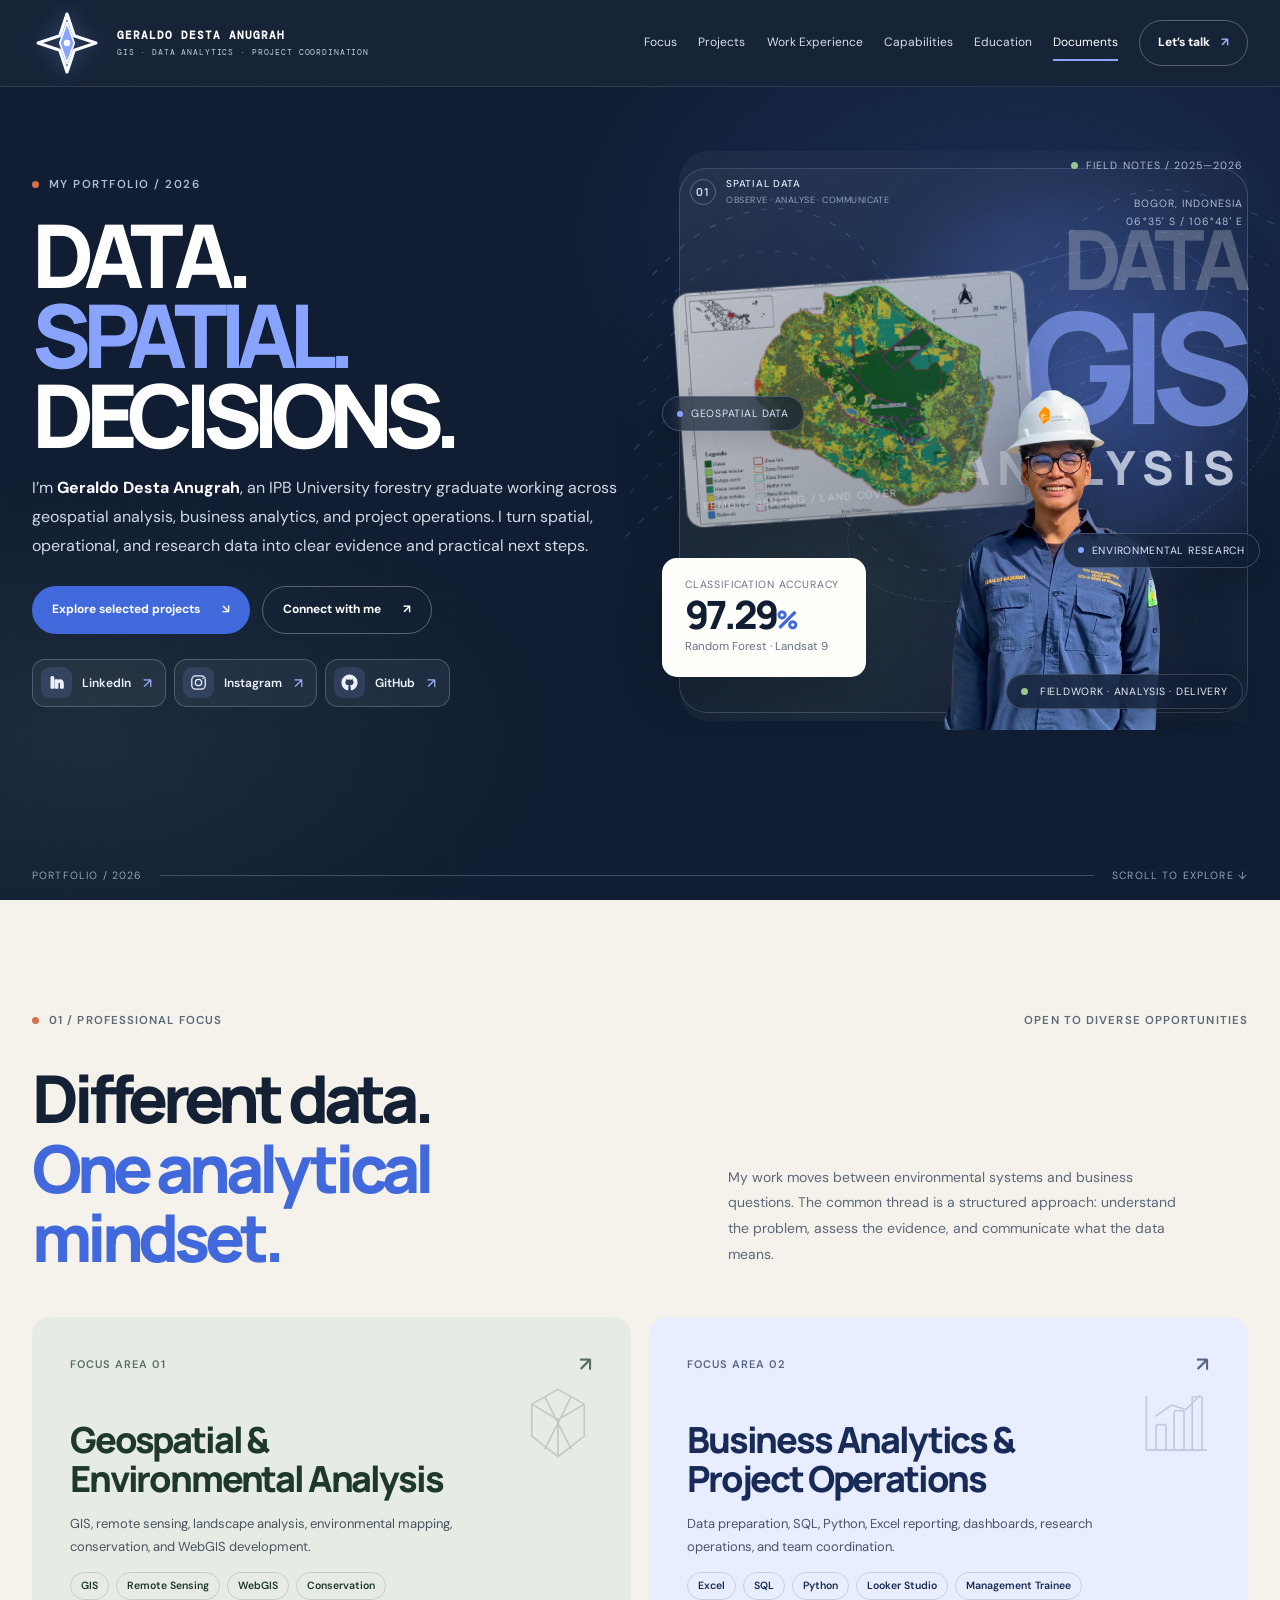
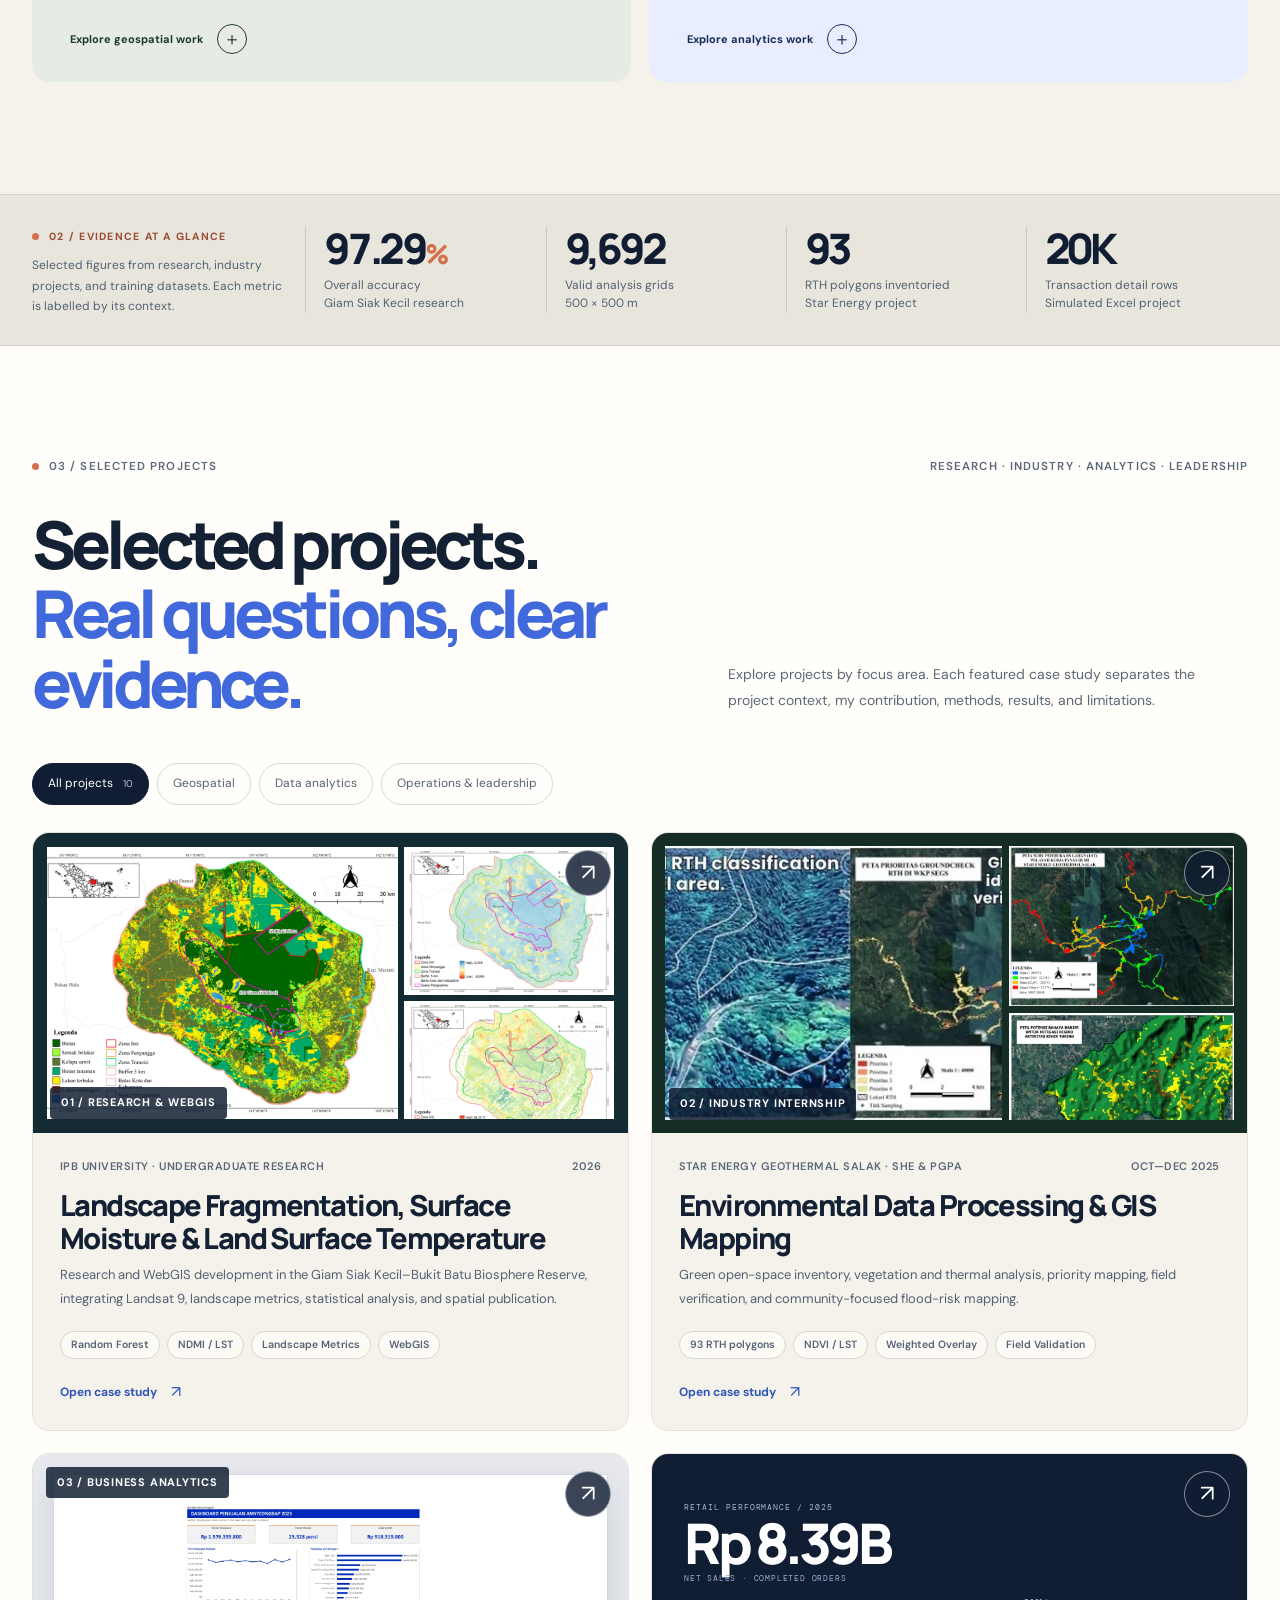
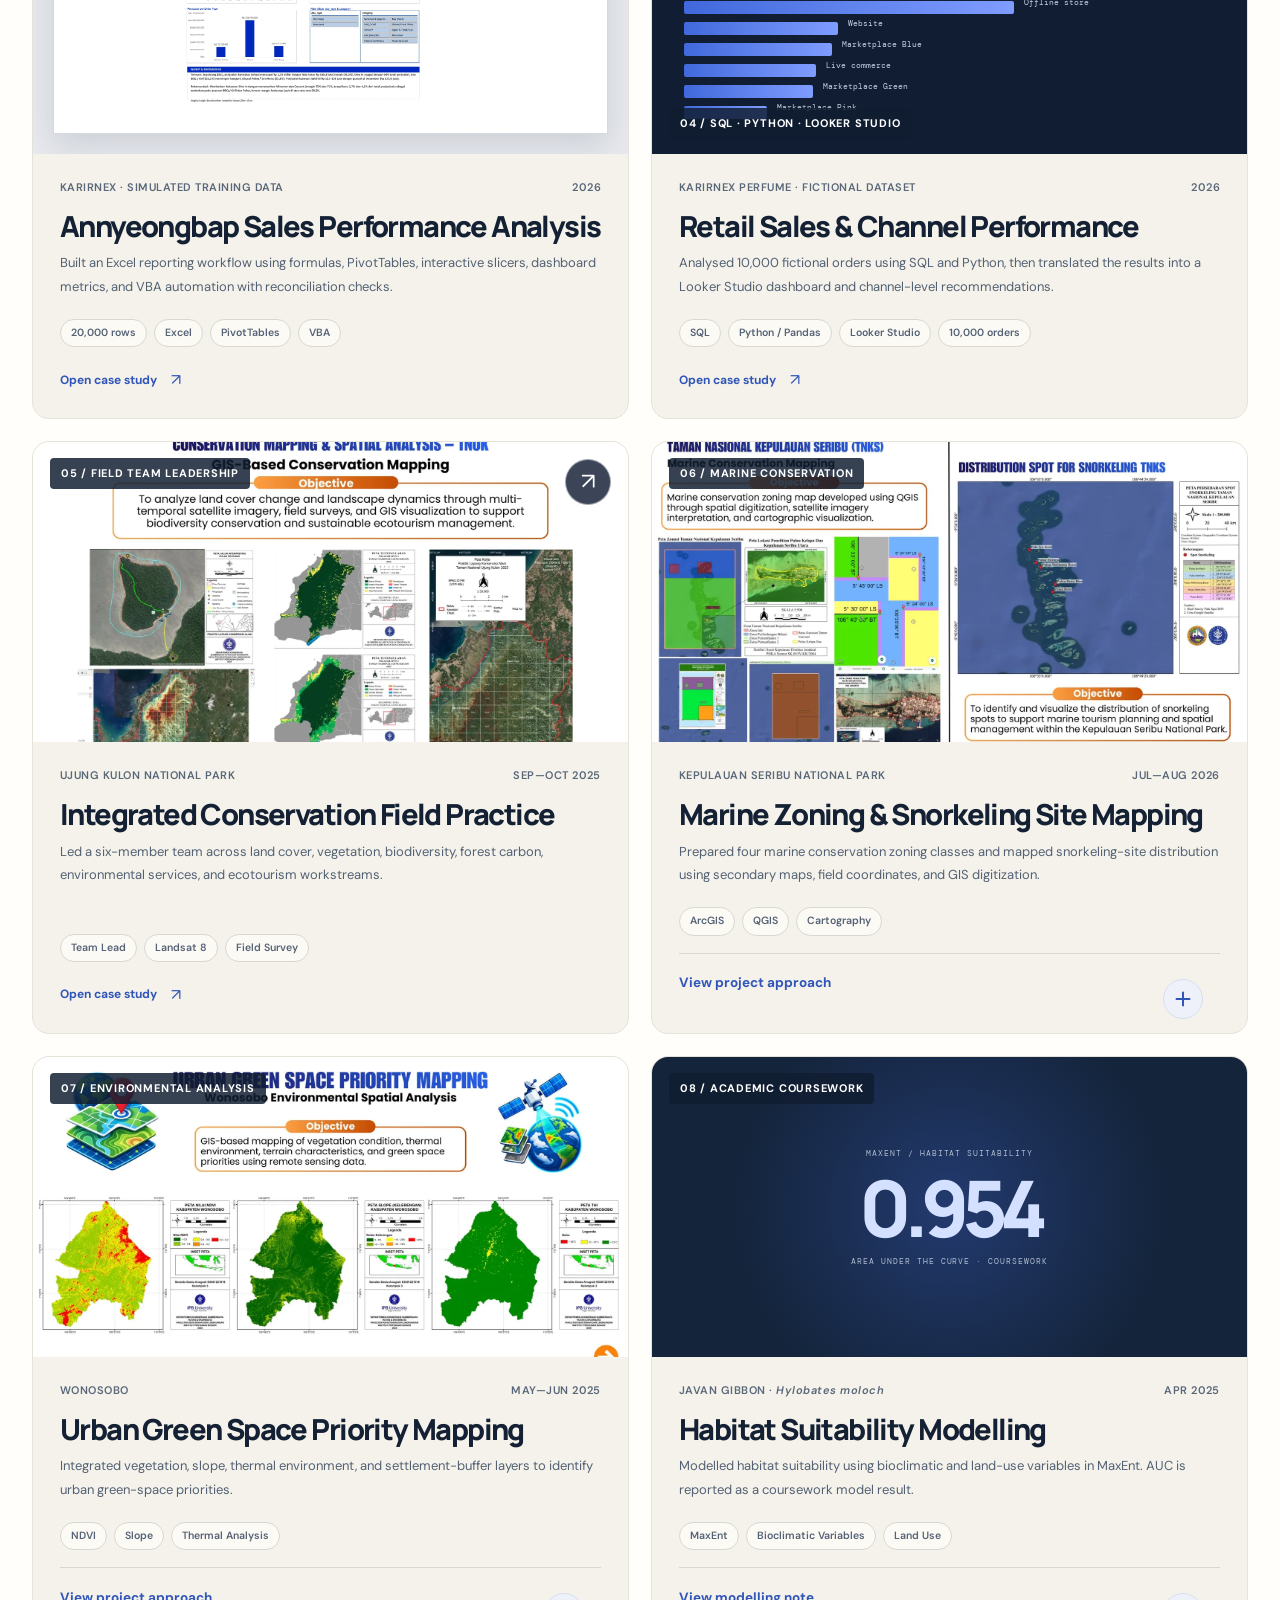
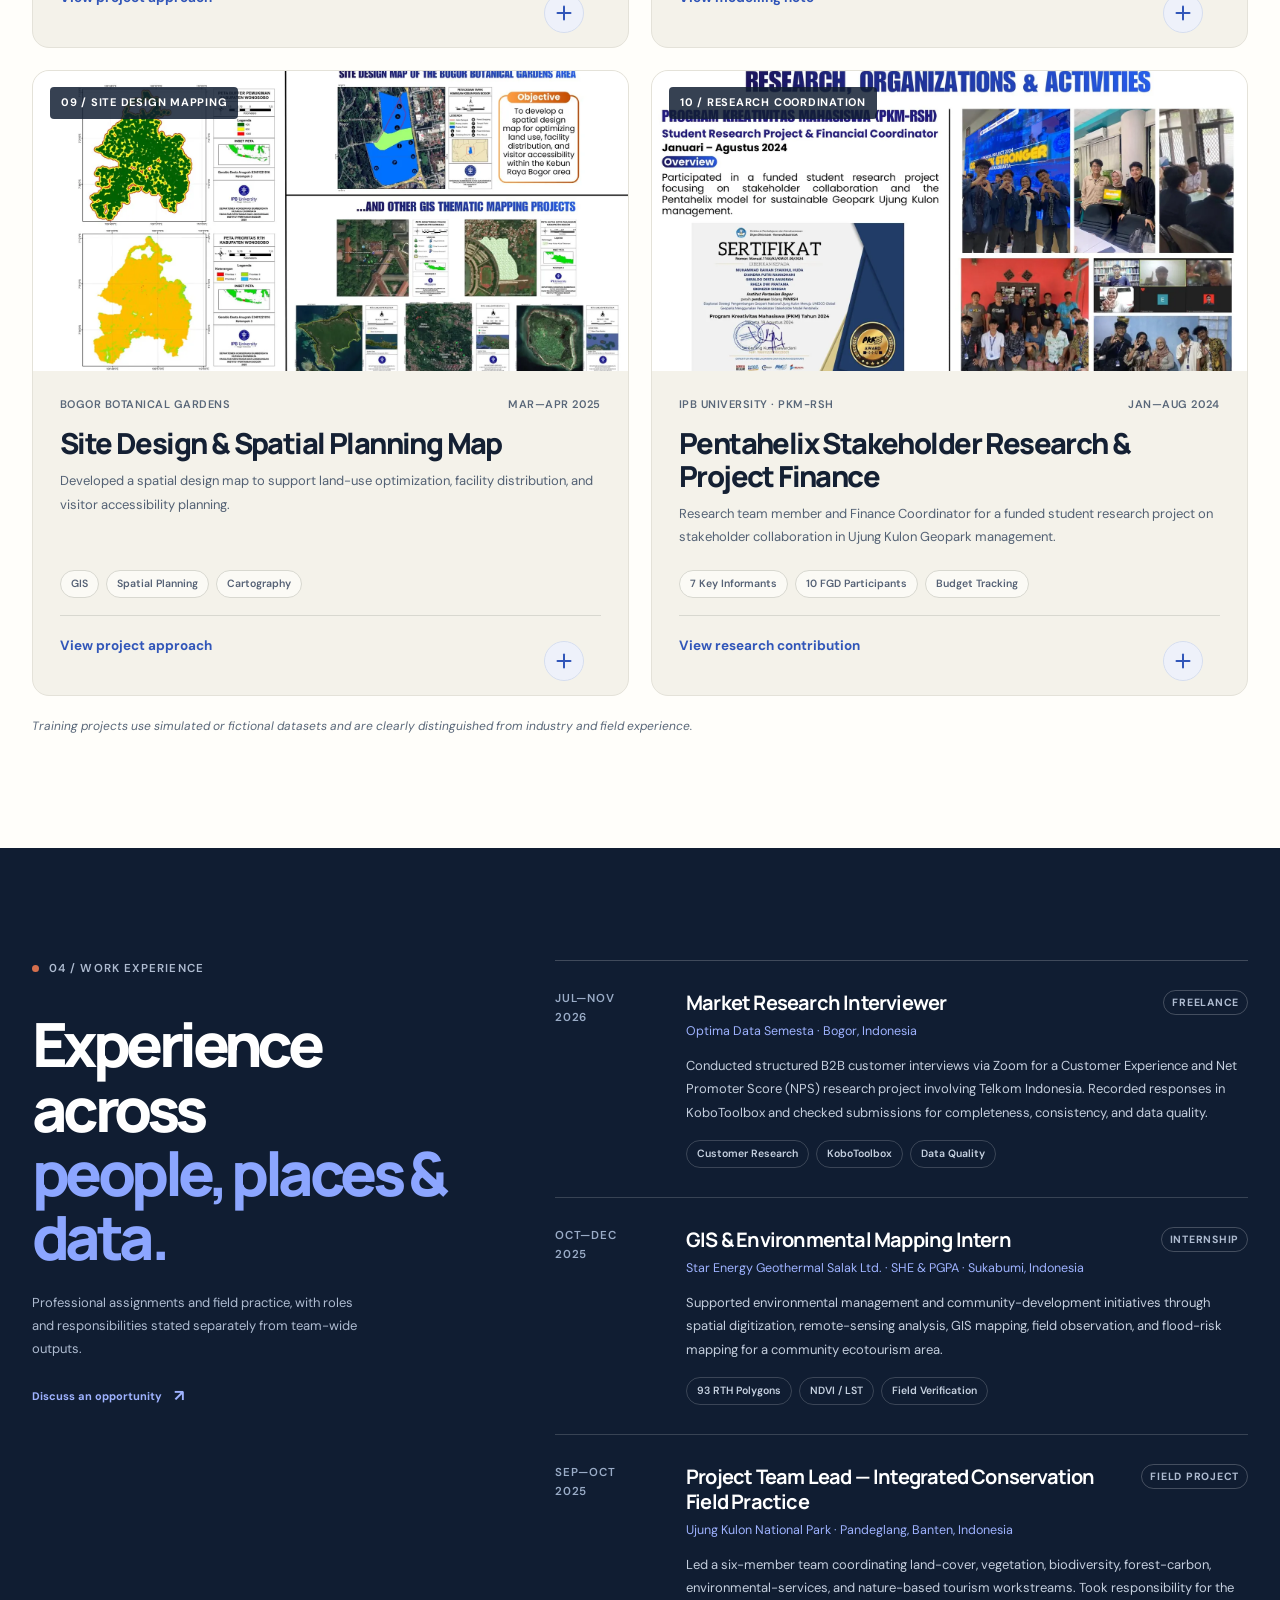
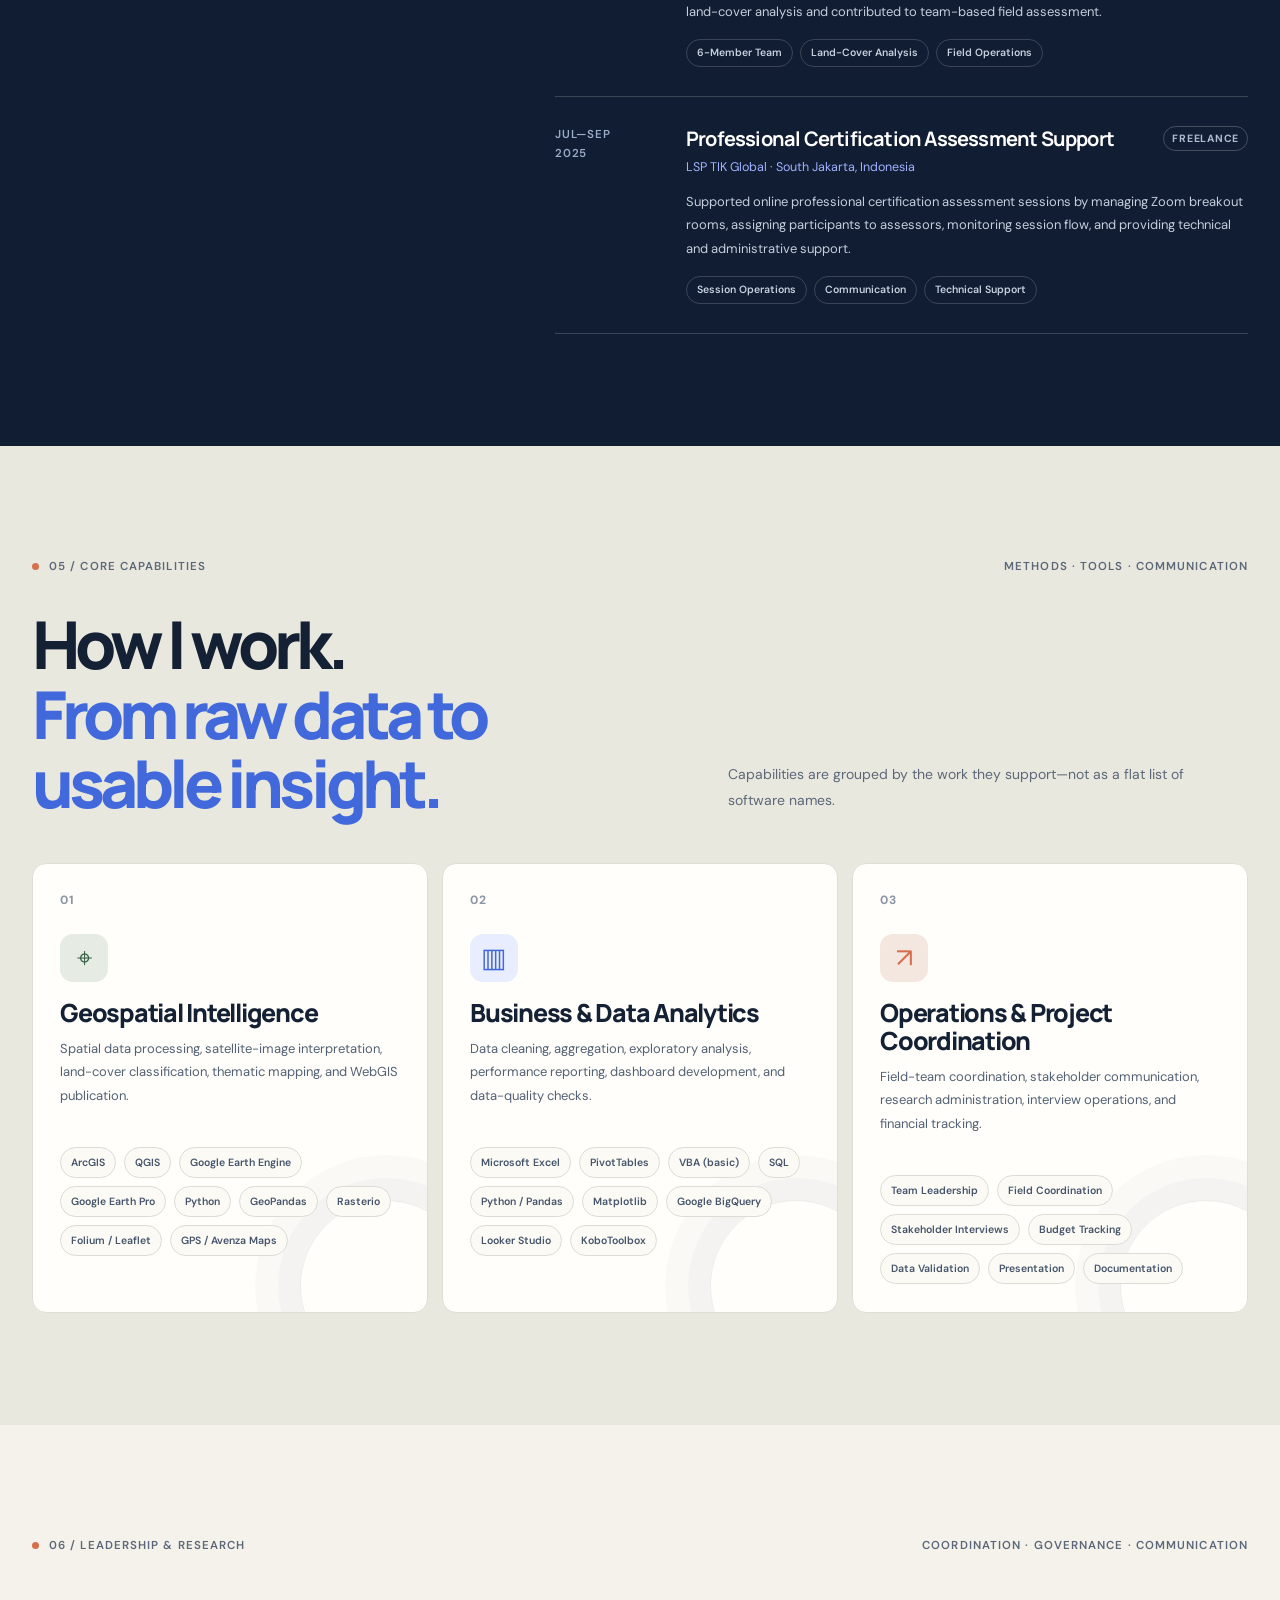
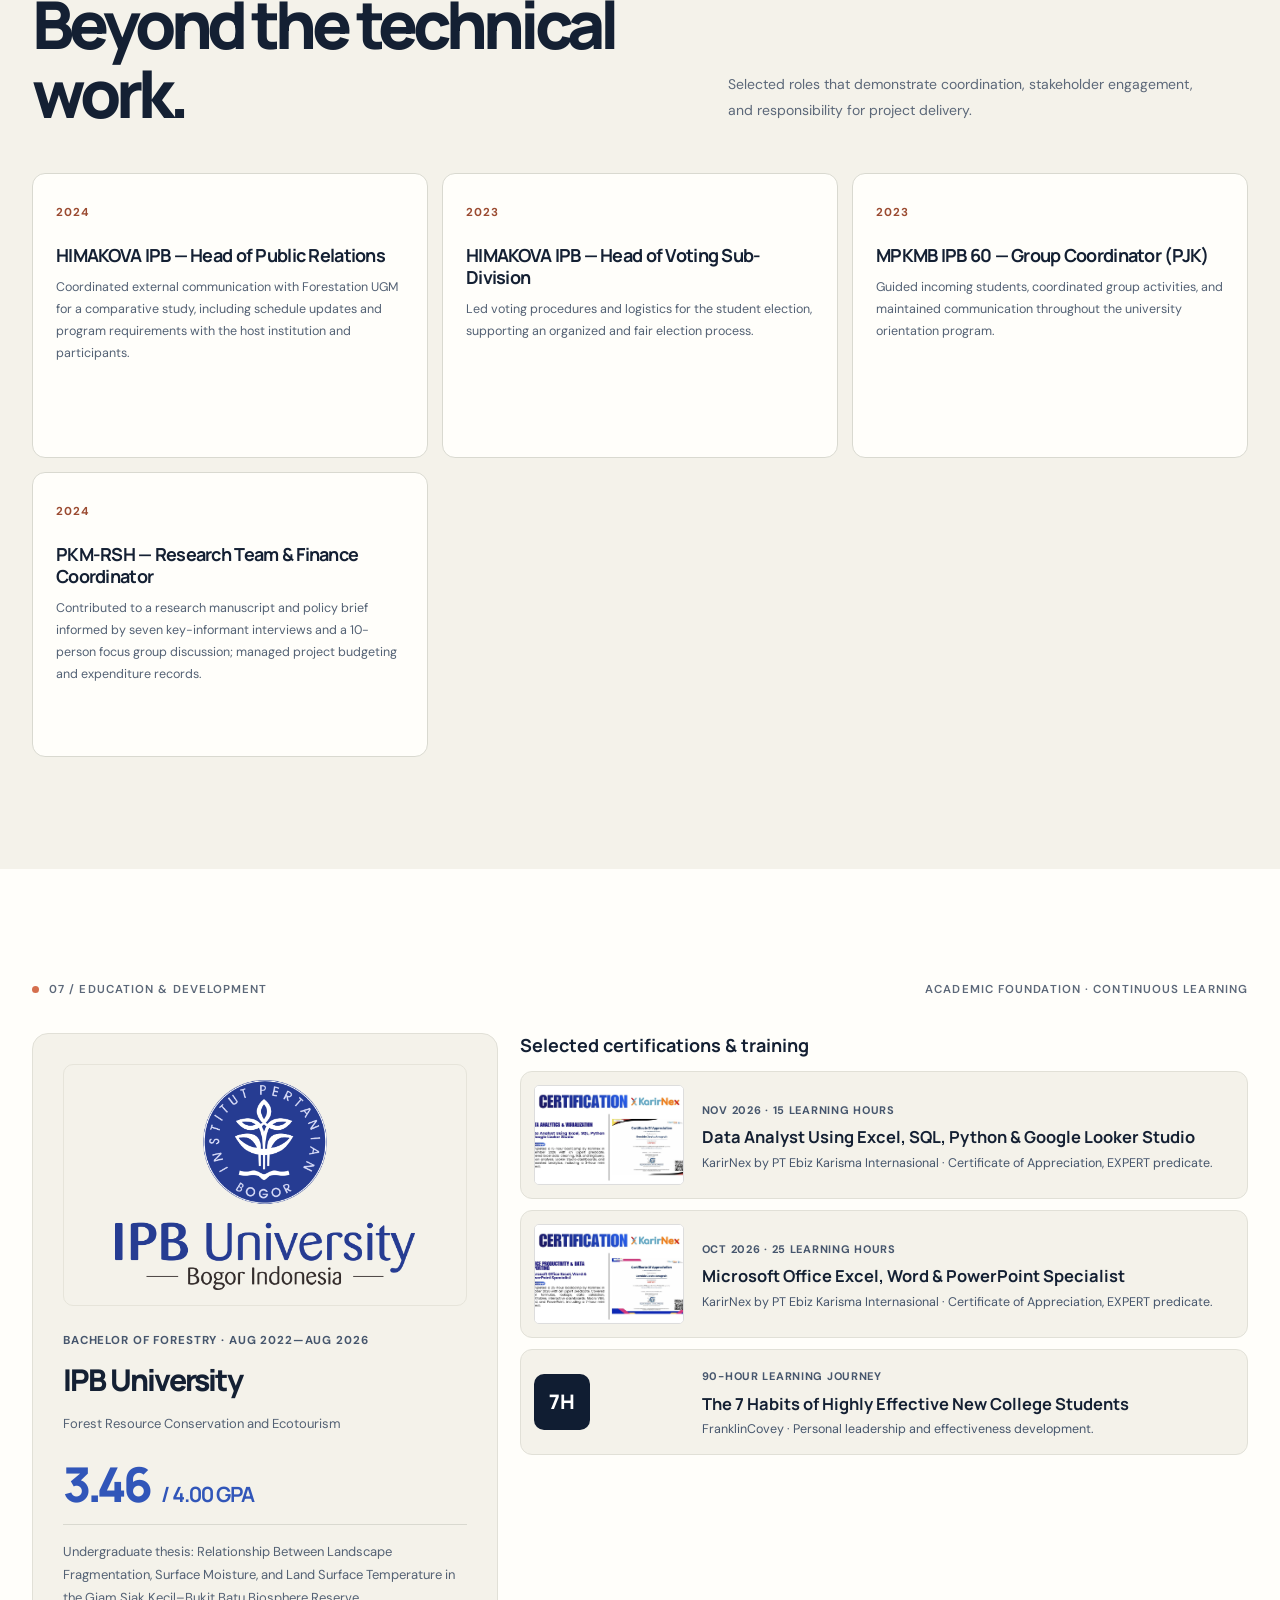
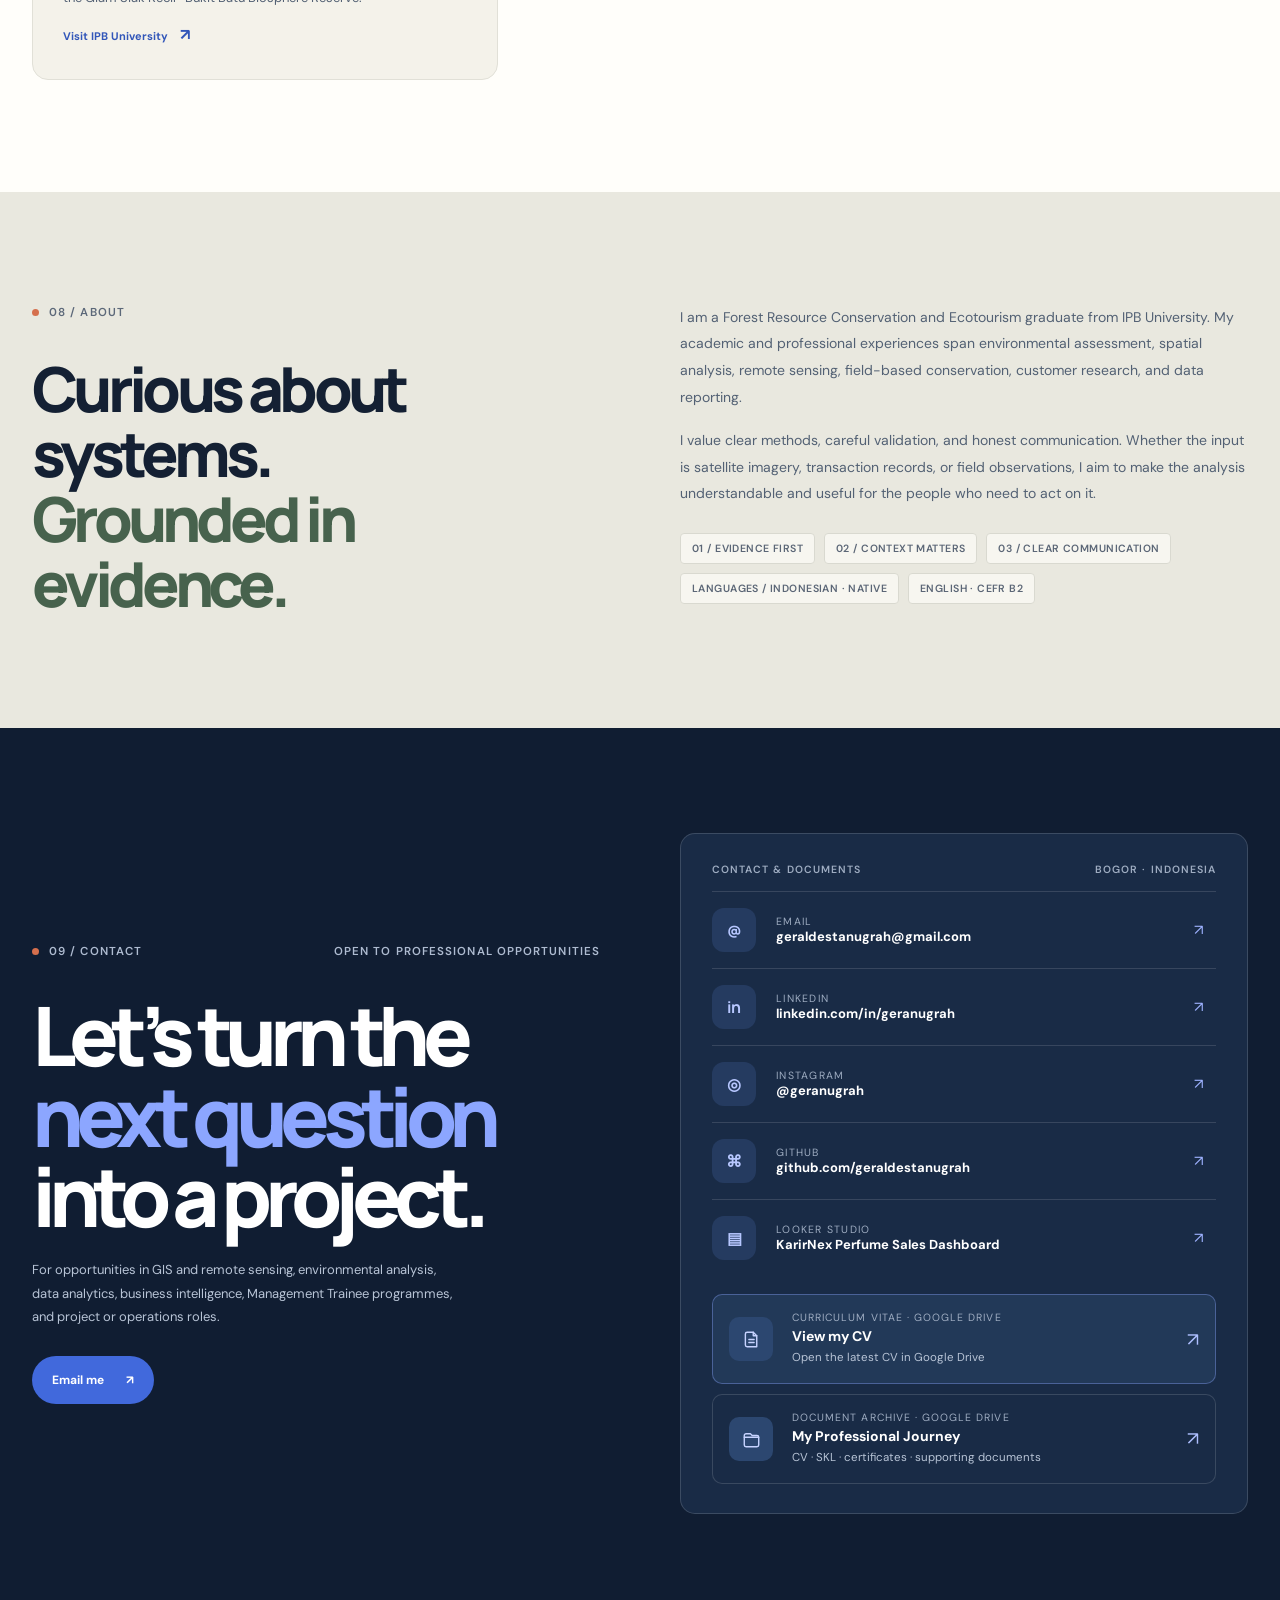
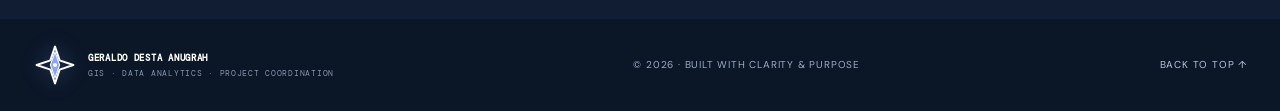
<file: preview-capabilities.html>
<!doctype html>
<html lang="en">
<head>
  <meta charset="utf-8">
  <meta name="viewport" content="width=device-width, initial-scale=1">
  <meta name="theme-color" content="#101d32">
  <meta name="description" content="Portfolio of GIS, geospatial analysis, data analytics, environmental research, and project coordination by Geraldo Desta Anugrah.">
  <meta property="og:type" content="website">
  <meta property="og:title" content="Geraldo Desta Anugrah | GIS, Data Analytics & Project Coordination Portfolio">
  <meta property="og:description" content="Portfolio of GIS, geospatial analysis, data analytics, environmental research, and project coordination by Geraldo Desta Anugrah.">
  <meta property="og:image" content="assets/images/og-cover.webp">
  <meta name="twitter:card" content="summary_large_image">
  <title>Geraldo Desta Anugrah | GIS, Data Analytics & Project Coordination Portfolio</title>
  <link rel="canonical" href="https://geraldestanugrah.github.io/">
  <script type="application/ld+json">
  {
    "@context": "https://schema.org",
    "@type": "Person",
    "name": "Geraldo Desta Anugrah",
    "description": "IPB University forestry graduate with project experience in GIS, geospatial analysis, data analytics, environmental research, and project coordination.",
    "knowsAbout": ["GIS", "Remote Sensing", "Data Analytics", "Environmental Analysis", "Research", "Project Operations"],
    "email": "mailto:geraldestanugrah@gmail.com",
    "alumniOf": {"@type": "CollegeOrUniversity", "name": "IPB University"},
    "sameAs": [
      "https://www.linkedin.com/in/geranugrah/",
      "https://www.instagram.com/geranugrah/",
      "https://github.com/geraldestanugrah"
    ]
  }
  </script>
  <link rel="icon" type="image/svg+xml" href="assets/images/favicon.svg">
  <link rel="preconnect" href="https://fonts.googleapis.com">
  <link rel="preconnect" href="https://fonts.gstatic.com" crossorigin>
  <link href="https://fonts.googleapis.com/css2?family=DM+Mono:wght@400;500&family=DM+Sans:wght@400;500;600;700&family=Manrope:wght@400;500;600;700;800&display=swap" rel="stylesheet">
  <link rel="stylesheet" href="assets/css/styles.css">
  <link rel="sitemap" type="application/xml" href="sitemap.xml">
</head>
<body class="home-page">
  <div class="reading-progress" aria-hidden="true"><span id="reading-progress"></span></div>
  <a class="skip-link" href="#main">Skip to content</a>
  <header class="site-header" id="top">
    <div class="container nav-wrap">
      <a class="brand" href="#home" aria-label="Geraldo Desta Anugrah home">
        <span class="brand-mark" aria-hidden="true"><svg viewBox="0 0 64 64" focusable="false"><path class="compass-outer" d="M32 4 39 25 60 32 39 39 32 60 25 39 4 32 25 25Z"/><path class="compass-needle" d="M32 12 39 32 32 52 25 32Z"/><circle class="compass-core" cx="32" cy="32" r="3.2"/></svg></span>
        <span class="brand-copy">GERALDO DESTA ANUGRAH<small>GIS · DATA ANALYTICS · PROJECT COORDINATION</small></span>
      </a>
      <button class="menu-toggle" type="button" aria-label="Open navigation" aria-expanded="false" aria-controls="primary-nav"><span></span><span></span></button>
      <nav class="primary-nav" id="primary-nav" aria-label="Primary navigation">
        <a href="#pathways">Focus</a><a href="#work">Projects</a><a href="#experience">Work Experience</a><a href="#capabilities">Capabilities</a><a href="#education">Education</a><a href="#contact">Documents</a><a class="nav-contact" href="#contact">Let’s talk <span aria-hidden="true">↗</span></a>
      </nav>
    </div>
  </header>

  <main id="main">
    <section class="hero" id="home">
      <div class="hero-grid container">
        <div class="hero-copy">
          <p class="eyebrow eyebrow-light"><span></span> MY PORTFOLIO / 2026</p>
          <h1><span>DATA.</span><span class="hero-word-accent">SPATIAL.</span><span>DECISIONS.</span></h1>
          <p class="hero-lede">I’m <strong>Geraldo Desta Anugrah</strong>, an IPB University forestry graduate working across geospatial analysis, business analytics, and project operations. I turn spatial, operational, and research data into clear evidence and practical next steps.</p>
          <div class="hero-actions">
            <a class="button button-primary" href="#work">Explore selected projects <span aria-hidden="true">↘</span></a>
            <a class="button button-ghost" href="#contact">Connect with me <span aria-hidden="true">↗</span></a>
          </div>
          <div class="hero-socials" aria-label="Professional profiles">
            <a class="hero-social-link" href="https://www.linkedin.com/in/geranugrah/" target="_blank" rel="noopener noreferrer" aria-label="Open LinkedIn profile">
              <span class="hero-social-icon" aria-hidden="true"><svg viewBox="0 0 24 24"><path d="M5.2 8.8h3.2V19H5.2zM6.8 4.6a1.85 1.85 0 1 0 0 3.7 1.85 1.85 0 0 0 0-3.7ZM10.4 8.8h3.05v1.4h.04c.43-.81 1.48-1.66 3.05-1.66 3.26 0 3.86 2.14 3.86 4.92V19h-3.2v-4.9c0-1.17-.02-2.68-1.63-2.68-1.63 0-1.88 1.27-1.88 2.6V19h-3.2z"/></svg></span>
              <span>LinkedIn</span><b aria-hidden="true">↗</b>
            </a>
            <a class="hero-social-link" href="https://www.instagram.com/geranugrah/" target="_blank" rel="noopener noreferrer" aria-label="Open Instagram profile">
              <span class="hero-social-icon" aria-hidden="true"><svg viewBox="0 0 24 24"><rect x="3.5" y="3.5" width="17" height="17" rx="5"/><circle cx="12" cy="12" r="4"/><circle class="icon-dot" cx="17.6" cy="6.7" r="1"/></svg></span>
              <span>Instagram</span><b aria-hidden="true">↗</b>
            </a>
            <a class="hero-social-link" href="https://github.com/geraldestanugrah" target="_blank" rel="noopener noreferrer" aria-label="Open GitHub profile">
              <span class="hero-social-icon" aria-hidden="true"><svg viewBox="0 0 24 24"><path d="M12 2.8a9.4 9.4 0 0 0-2.97 18.32c.47.09.64-.2.64-.45v-1.72c-2.62.57-3.17-1.11-3.17-1.11-.43-1.1-1.05-1.39-1.05-1.39-.86-.59.07-.58.07-.58.95.07 1.45.97 1.45.97.84 1.44 2.2 1.02 2.74.78.08-.61.33-1.02.6-1.25-2.09-.24-4.29-1.05-4.29-4.65 0-1.03.37-1.87.97-2.53-.1-.24-.42-1.2.09-2.5 0 0 .79-.25 2.58.97a8.95 8.95 0 0 1 4.7 0c1.79-1.22 2.58-.97 2.58-.97.51 1.3.19 2.26.09 2.5.6.66.97 1.5.97 2.53 0 3.61-2.2 4.4-4.3 4.64.34.3.64.87.64 1.76v2.55c0 .25.17.54.65.45A9.4 9.4 0 0 0 12 2.8Z"/></svg></span>
              <span>GitHub</span><b aria-hidden="true">↗</b>
            </a>
          </div>
        </div>
        <div class="hero-visual hero-visual-v52" aria-label="Portrait and visual composition representing data analytics, GIS, remote sensing, and field research">
          <svg class="hero-contours" viewBox="0 0 640 560" preserveAspectRatio="none" aria-hidden="true">
            <path d="M-30 122C62 34 157 42 213 103S342 181 415 103 563 19 675 75"/>
            <path d="M-35 164C58 76 153 84 209 145S338 223 411 145 559 61 671 117"/>
            <path d="M-40 207C53 119 148 127 204 188S333 266 406 188 554 104 666 160"/>
            <path d="M-45 250C48 162 143 170 199 231S328 309 401 231 549 147 661 203"/>
            <path d="M-50 293C43 205 138 213 194 274S323 352 396 274 544 190 656 246"/>
            <path d="M-55 336C38 248 133 256 189 317S318 395 391 317 539 233 651 289"/>
            <path d="M-60 379C33 291 128 299 184 360S313 438 386 360 534 276 646 332"/>
          </svg>
          <div class="hero-visual-kicker"><span class="hero-live-dot"></span> FIELD NOTES / 2025—2026</div>
          <div class="hero-orbit hero-orbit-one" aria-hidden="true"></div>
          <div class="hero-orbit hero-orbit-two" aria-hidden="true"></div>
          <div class="hero-data-stamp" aria-hidden="true"><span>01</span><b>SPATIAL DATA</b><small>OBSERVE · ANALYSE · COMMUNICATE</small></div>
          <div class="hero-visual-title" aria-hidden="true">
            <span class="visual-word visual-word-data">DATA</span>
            <span class="visual-word visual-word-gis">GIS</span>
            <span class="visual-word visual-word-analysis">ANALYSIS</span>
          </div>
          <div class="hero-map-card">
            <img src="assets/images/maps/lulc.webp" alt="Land-cover classification map of the Giam Siak Kecil–Bukit Batu Biosphere Reserve">
            <span class="map-card-label">REMOTE SENSING / LAND COVER</span>
          </div>
          <div class="hero-portrait-card">
            <img src="assets/images/portrait.webp" alt="Geraldo Desta Anugrah during field internship at Star Energy Geothermal Salak" fetchpriority="high" decoding="async">
          </div>
          <div class="hero-chip hero-chip-one"><span></span> GEOSPATIAL DATA</div>
          <div class="hero-chip hero-chip-two"><span></span> ENVIRONMENTAL RESEARCH</div>
          <div class="hero-stat-card"><small>CLASSIFICATION ACCURACY</small><strong data-count="97.29" data-decimals="2">97.29<span>%</span></strong><span>Random Forest · Landsat 9</span></div>
          <div class="hero-coordinate">BOGOR, INDONESIA<br>06°35′ S / 106°48′ E</div>
          <div class="portrait-caption"><span class="status-dot"></span> FIELDWORK · ANALYSIS · DELIVERY</div>
        </div>
      </div>
      <div class="hero-bottom container"><span>PORTFOLIO / 2026</span><span class="hero-bottom-line"></span><span>SCROLL TO EXPLORE ↓</span></div>
    </section>

    <section class="pathways-section section-pad" id="pathways">
      <div class="container">
        <div class="section-kicker"><span>01 / PROFESSIONAL FOCUS</span><span>OPEN TO DIVERSE OPPORTUNITIES</span></div>
        <div class="pathway-heading">
          <h2>Different data.<br><em>One analytical mindset.</em></h2>
          <p>My work moves between environmental systems and business questions. The common thread is a structured approach: understand the problem, assess the evidence, and communicate what the data means.</p>
        </div>
        <div class="pathway-grid">
          <a class="pathway-card pathway-geo" href="#work" data-jump-filter="geospatial">
            <div class="pathway-top"><span>FOCUS AREA 01</span><span class="pathway-icon">↗</span></div>
            <div class="pathway-symbol" aria-hidden="true"><svg viewBox="0 0 100 100"><path d="M50 9 82 27 82 66 50 91 18 66 18 27Z"/><path d="M18 27 50 46 82 27M50 46V91M34 18 66 82M66 18 34 82"/></svg></div>
            <h3>Geospatial &<br>Environmental Analysis</h3>
            <p>GIS, remote sensing, landscape analysis, environmental mapping, conservation, and WebGIS development.</p>
            <div class="pathway-tags"><span>GIS</span><span>Remote Sensing</span><span>WebGIS</span><span>Conservation</span></div>
            <span class="pathway-link">Explore geospatial work <b>＋</b></span>
          </a>
          <a class="pathway-card pathway-data" href="#work" data-jump-filter="analytics">
            <div class="pathway-top"><span>FOCUS AREA 02</span><span class="pathway-icon">↗</span></div>
            <div class="pathway-symbol" aria-hidden="true"><svg viewBox="0 0 100 100"><path d="M15 83V17M15 83H89"/><rect x="27" y="52" width="12" height="31" rx="2"/><rect x="49" y="35" width="12" height="48" rx="2"/><rect x="71" y="18" width="12" height="65" rx="2"/><path d="m26 42 20-14 17 6 18-18"/></svg></div>
            <h3>Business Analytics &<br>Project Operations</h3>
            <p>Data preparation, SQL, Python, Excel reporting, dashboards, research operations, and team coordination.</p>
            <div class="pathway-tags"><span>Excel</span><span>SQL</span><span>Python</span><span>Looker Studio</span><span>Management Trainee</span></div>
            <span class="pathway-link">Explore analytics work <b>＋</b></span>
          </a>
        </div>
      </div>
    </section>

    <section class="metrics-section">
      <div class="container metrics-wrap">
        <div class="metrics-intro"><span class="eyebrow-dark">02 / EVIDENCE AT A GLANCE</span><p>Selected figures from research, industry projects, and training datasets. Each metric is labelled by its context.</p></div>
        <div class="metric-cell"><strong>97.29<span>%</span></strong><span>Overall accuracy<br>Giam Siak Kecil research</span></div>
        <div class="metric-cell"><strong data-count="9692">9,692</strong><span>Valid analysis grids<br>500 × 500 m</span></div>
        <div class="metric-cell"><strong data-count="93">93</strong><span>RTH polygons inventoried<br>Star Energy project</span></div>
        <div class="metric-cell"><strong data-count="20" data-suffix="K">20K</strong><span>Transaction detail rows<br>Simulated Excel project</span></div>
      </div>
    </section>

    <section class="work-section section-pad" id="work">
      <div class="container">
        <div class="section-kicker"><span>03 / SELECTED PROJECTS</span><span>RESEARCH · INDUSTRY · ANALYTICS · LEADERSHIP</span></div>
        <div class="section-heading-row">
          <h2>Selected projects.<br><em>Real questions, clear evidence.</em></h2>
          <p>Explore projects by focus area. Each featured case study separates the project context, my contribution, methods, results, and limitations.</p>
        </div>
        <div class="project-filters" role="group" aria-label="Filter selected projects">
          <button type="button" class="filter-button active" data-filter="all" aria-pressed="true">All projects <span>10</span></button>
          <button type="button" class="filter-button" data-filter="geospatial" aria-pressed="false">Geospatial</button>
          <button type="button" class="filter-button" data-filter="analytics" aria-pressed="false">Data analytics</button>
          <button type="button" class="filter-button" data-filter="operations" aria-pressed="false">Operations & leadership</button>
        </div>

        <div class="project-grid" id="project-grid">
          <a class="project-card project-featured project-giam" href="projects/giam-siak-kecil.html" data-categories="geospatial research">
            <div class="project-visual giam-visual">
              <div class="giam-main"><img src="assets/images/maps/lulc.webp" alt="Land-cover classification map" loading="lazy"></div>
              <div class="giam-stack"><img src="assets/images/maps/ndmi.webp" alt="NDMI map" loading="lazy"><img src="assets/images/maps/lst.webp" alt="Land surface temperature map" loading="lazy"></div>
              <span class="visual-index">01 / RESEARCH & WEBGIS</span>
              <span class="card-open-icon" aria-hidden="true">↗</span>
            </div>
            <div class="project-card-copy"><div class="project-meta"><span>IPB UNIVERSITY · UNDERGRADUATE RESEARCH</span><span>2026</span></div><h3>Landscape Fragmentation, Surface Moisture & Land Surface Temperature</h3><p>Research and WebGIS development in the Giam Siak Kecil–Bukit Batu Biosphere Reserve, integrating Landsat 9, landscape metrics, statistical analysis, and spatial publication.</p><div class="project-tags"><span>Random Forest</span><span>NDMI / LST</span><span>Landscape Metrics</span><span>WebGIS</span></div><span class="project-open">Open case study <b>↗</b></span></div>
          </a>

          <a class="project-card project-featured project-star" href="projects/star-energy.html" data-categories="geospatial operations industry">
            <div class="project-visual star-visual">
              <div class="star-visual-main"><img src="assets/images/projects/star-rth-priority.webp" alt="Green open-space priority mapping at Star Energy" loading="lazy"></div>
              <div class="star-visual-side"><img src="assets/images/projects/star-lst-report-map.webp" alt="Land surface temperature map" loading="lazy"><img src="assets/images/projects/star-flood-risk.webp" alt="Cipanas river tubing flood-risk map" loading="lazy"></div>
              <span class="visual-index">02 / INDUSTRY INTERNSHIP</span>
              <span class="card-open-icon" aria-hidden="true">↗</span>
            </div>
            <div class="project-card-copy"><div class="project-meta"><span>STAR ENERGY GEOTHERMAL SALAK · SHE & PGPA</span><span>OCT—DEC 2025</span></div><h3>Environmental Data Processing & GIS Mapping</h3><p>Green open-space inventory, vegetation and thermal analysis, priority mapping, field verification, and community-focused flood-risk mapping.</p><div class="project-tags"><span>93 RTH polygons</span><span>NDVI / LST</span><span>Weighted Overlay</span><span>Field Validation</span></div><span class="project-open">Open case study <b>↗</b></span></div>
          </a>

          <a class="project-card project-featured project-annyeong" href="projects/annyeongbap.html" data-categories="analytics">
            <div class="project-visual dashboard-visual"><img src="assets/images/projects/annyeongbap-dashboard.webp" alt="Annyeongbap 2025 Excel sales dashboard" loading="lazy"><span class="visual-index">03 / BUSINESS ANALYTICS</span><span class="card-open-icon" aria-hidden="true">↗</span></div>
            <div class="project-card-copy"><div class="project-meta"><span>KARIRNEX · SIMULATED TRAINING DATA</span><span>2026</span></div><h3>Annyeongbap Sales Performance Analysis</h3><p>Built an Excel reporting workflow using formulas, PivotTables, interactive slicers, dashboard metrics, and VBA automation with reconciliation checks.</p><div class="project-tags"><span>20,000 rows</span><span>Excel</span><span>PivotTables</span><span>VBA</span></div><span class="project-open">Open case study <b>↗</b></span></div>
          </a>

          <a class="project-card project-featured project-karirnex" href="projects/karirnex-perfume.html" data-categories="analytics">
            <div class="project-visual karirnex-visual">
              <div class="chart-visual-head"><span>RETAIL PERFORMANCE / 2025</span><strong>Rp 8.39B</strong><small>NET SALES · COMPLETED ORDERS</small></div>
              <div class="chart-bars" aria-label="Net sales by channel visualisation"><span style="--bar:100%"><i>Offline store</i></span><span style="--bar:46.6%"><i>Website</i></span><span style="--bar:44.8%"><i>Marketplace Blue</i></span><span style="--bar:40%"><i>Live commerce</i></span><span style="--bar:39%"><i>Marketplace Green</i></span><span style="--bar:25%"><i>Marketplace Pink</i></span></div>
              <span class="visual-index">04 / SQL · PYTHON · LOOKER STUDIO</span><span class="card-open-icon" aria-hidden="true">↗</span>
            </div>
            <div class="project-card-copy"><div class="project-meta"><span>KARIRNEX PERFUME · FICTIONAL DATASET</span><span>2026</span></div><h3>Retail Sales & Channel Performance</h3><p>Analysed 10,000 fictional orders using SQL and Python, then translated the results into a Looker Studio dashboard and channel-level recommendations.</p><div class="project-tags"><span>SQL</span><span>Python / Pandas</span><span>Looker Studio</span><span>10,000 orders</span></div><span class="project-open">Open case study <b>↗</b></span></div>
          </a>

          <a class="project-card project-support" href="projects/ujung-kulon.html" data-categories="geospatial operations conservation">
            <div class="project-visual support-visual"><img src="assets/images/projects/ujung-kulon-conservation-mapping.webp" alt="Ujung Kulon conservation mapping project board" loading="lazy"><span class="visual-index">05 / FIELD TEAM LEADERSHIP</span><span class="card-open-icon" aria-hidden="true">↗</span></div>
            <div class="project-card-copy"><div class="project-meta"><span>UJUNG KULON NATIONAL PARK</span><span>SEP—OCT 2025</span></div><h3>Integrated Conservation Field Practice</h3><p>Led a six-member team across land cover, vegetation, biodiversity, forest carbon, environmental services, and ecotourism workstreams.</p><div class="project-tags"><span>Team Lead</span><span>Landsat 8</span><span>Field Survey</span></div><span class="project-open">Open case study <b>↗</b></span></div>
          </a>

          <article class="project-card project-support" data-categories="geospatial conservation">
            <div class="project-visual support-visual"><img src="assets/images/projects/kepulauan-seribu.webp" alt="Kepulauan Seribu marine conservation mapping and snorkeling distribution" loading="lazy"><span class="visual-index">06 / MARINE CONSERVATION</span></div>
            <div class="project-card-copy"><div class="project-meta"><span>KEPULAUAN SERIBU NATIONAL PARK</span><span>JUL—AUG 2026</span></div><h3>Marine Zoning & Snorkeling Site Mapping</h3><p>Prepared four marine conservation zoning classes and mapped snorkeling-site distribution using secondary maps, field coordinates, and GIS digitization.</p><div class="project-tags"><span>ArcGIS</span><span>QGIS</span><span>Cartography</span></div><details class="project-details"><summary>View project approach <span class="plus-action" aria-hidden="true"></span></summary><div class="details-body"><p>Digitized and georeferenced the park boundary from an official secondary map, prepared four marine conservation zoning classes in ArcGIS, and mapped snorkeling-site distribution from field-survey coordinates in QGIS.</p></div></details></div>
          </article>

          <article class="project-card project-support" data-categories="geospatial research">
            <div class="project-visual support-visual"><img src="assets/images/projects/wonosobo-green-space.webp" alt="Wonosobo urban green-space priority mapping" loading="lazy"><span class="visual-index">07 / ENVIRONMENTAL ANALYSIS</span></div>
            <div class="project-card-copy"><div class="project-meta"><span>WONOSOBO</span><span>MAY—JUN 2025</span></div><h3>Urban Green Space Priority Mapping</h3><p>Integrated vegetation, slope, thermal environment, and settlement-buffer layers to identify urban green-space priorities.</p><div class="project-tags"><span>NDVI</span><span>Slope</span><span>Thermal Analysis</span></div><details class="project-details"><summary>View project approach <span class="plus-action" aria-hidden="true"></span></summary><div class="details-body"><p>Integrated vegetation condition, terrain slope, thermal environment, and settlement-buffer layers to produce a priority-oriented urban green-space assessment. The project is presented as academic spatial analysis.</p></div></details></div>
          </article>

          <article class="project-card project-support" data-categories="geospatial research conservation">
            <div class="project-visual support-visual"><div class="auc-visual"><span>MAXENT / HABITAT SUITABILITY</span><strong>0.954</strong><small>AREA UNDER THE CURVE · COURSEWORK</small></div><span class="visual-index">08 / ACADEMIC COURSEWORK</span></div>
            <div class="project-card-copy"><div class="project-meta"><span>JAVAN GIBBON · <em>Hylobates moloch</em></span><span>APR 2025</span></div><h3>Habitat Suitability Modelling</h3><p>Modelled habitat suitability using bioclimatic and land-use variables in MaxEnt. AUC is reported as a coursework model result.</p><div class="project-tags"><span>MaxEnt</span><span>Bioclimatic Variables</span><span>Land Use</span></div><details class="project-details"><summary>View modelling note <span class="plus-action" aria-hidden="true"></span></summary><div class="details-body"><p>Used bioclimatic and land-use predictors to model habitat suitability for the Javan gibbon. AUC 0.954 is a coursework model result and is not a field-validated population estimate.</p></div></details></div>
          </article>

          <article class="project-card project-support" data-categories="geospatial research">
            <div class="project-visual support-visual"><img src="assets/images/projects/bogor-botanical-gardens.webp" alt="Bogor Botanical Gardens site design mapping" loading="lazy"><span class="visual-index">09 / SITE DESIGN MAPPING</span></div>
            <div class="project-card-copy"><div class="project-meta"><span>BOGOR BOTANICAL GARDENS</span><span>MAR—APR 2025</span></div><h3>Site Design & Spatial Planning Map</h3><p>Developed a spatial design map to support land-use optimization, facility distribution, and visitor accessibility planning.</p><div class="project-tags"><span>GIS</span><span>Spatial Planning</span><span>Cartography</span></div><details class="project-details"><summary>View project approach <span class="plus-action" aria-hidden="true"></span></summary><div class="details-body"><p>Developed a site-design map for land-use optimization, facility distribution, and visitor accessibility planning in the Bogor Botanical Gardens area.</p></div></details></div>
          </article>

          <article class="project-card project-support" data-categories="operations research">
            <div class="project-visual support-visual"><img src="assets/images/projects/pkm-rsh.webp" alt="PKM-RSH research and stakeholder collaboration documentation" loading="lazy"><span class="visual-index">10 / RESEARCH COORDINATION</span></div>
            <div class="project-card-copy"><div class="project-meta"><span>IPB UNIVERSITY · PKM-RSH</span><span>JAN—AUG 2024</span></div><h3>Pentahelix Stakeholder Research & Project Finance</h3><p>Research team member and Finance Coordinator for a funded student research project on stakeholder collaboration in Ujung Kulon Geopark management.</p><div class="project-tags"><span>7 Key Informants</span><span>10 FGD Participants</span><span>Budget Tracking</span></div><details class="project-details"><summary>View research contribution <span class="plus-action" aria-hidden="true"></span></summary><div class="details-body"><p>Contributed to stakeholder interviews, a focus group discussion, policy-document analysis, a research manuscript, and a policy brief. Managed budgeting, expenditure records, and financial accountability for the funded project.</p><a class="inline-link" href="https://www.instagram.com/geohelix/" target="_blank" rel="noopener">View Geohelix project documentation ↗</a></div></details></div>
          </article>
        </div>
        <p class="project-footnote">Training projects use simulated or fictional datasets and are clearly distinguished from industry and field experience.</p>
      </div>
    </section>

    <section class="experience-section section-pad" id="experience">
      <div class="container experience-layout">
        <div class="experience-intro"><div class="section-kicker"><span>04 / WORK EXPERIENCE</span></div><h2>Experience across<br><em>people, places & data.</em></h2><p>Professional assignments and field practice, with roles and responsibilities stated separately from team-wide outputs.</p><a class="inline-link" href="#contact">Discuss an opportunity <span>↗</span></a></div>
        <div class="timeline">
          <article class="timeline-item"><div class="timeline-date">JUL—NOV<br>2026</div><div class="timeline-body"><div class="timeline-head"><h3>Market Research Interviewer</h3><span class="role-type">FREELANCE</span></div><p class="timeline-org">Optima Data Semesta · Bogor, Indonesia</p><p>Conducted structured B2B customer interviews via Zoom for a Customer Experience and Net Promoter Score (NPS) research project involving Telkom Indonesia. Recorded responses in KoboToolbox and checked submissions for completeness, consistency, and data quality.</p><div class="timeline-tags"><span>Customer Research</span><span>KoboToolbox</span><span>Data Quality</span></div></div></article>
          <article class="timeline-item"><div class="timeline-date">OCT—DEC<br>2025</div><div class="timeline-body"><div class="timeline-head"><h3>GIS & Environmental Mapping Intern</h3><span class="role-type">INTERNSHIP</span></div><p class="timeline-org">Star Energy Geothermal Salak Ltd. · SHE & PGPA · Sukabumi, Indonesia</p><p>Supported environmental management and community-development initiatives through spatial digitization, remote-sensing analysis, GIS mapping, field observation, and flood-risk mapping for a community ecotourism area.</p><div class="timeline-tags"><span>93 RTH Polygons</span><span>NDVI / LST</span><span>Field Verification</span></div></div></article>
          <article class="timeline-item"><div class="timeline-date">SEP—OCT<br>2025</div><div class="timeline-body"><div class="timeline-head"><h3>Project Team Lead — Integrated Conservation Field Practice</h3><span class="role-type">FIELD PROJECT</span></div><p class="timeline-org">Ujung Kulon National Park · Pandeglang, Banten, Indonesia</p><p>Led a six-member team coordinating land-cover, vegetation, biodiversity, forest-carbon, environmental-services, and nature-based tourism workstreams. Took responsibility for the land-cover analysis and contributed to team-based field assessment.</p><div class="timeline-tags"><span>6-Member Team</span><span>Land-Cover Analysis</span><span>Field Operations</span></div></div></article>
          <article class="timeline-item"><div class="timeline-date">JUL—SEP<br>2025</div><div class="timeline-body"><div class="timeline-head"><h3>Professional Certification Assessment Support</h3><span class="role-type">FREELANCE</span></div><p class="timeline-org">LSP TIK Global · South Jakarta, Indonesia</p><p>Supported online professional certification assessment sessions by managing Zoom breakout rooms, assigning participants to assessors, monitoring session flow, and providing technical and administrative support.</p><div class="timeline-tags"><span>Session Operations</span><span>Communication</span><span>Technical Support</span></div></div></article>
        </div>
      </div>
    </section>

    <section class="capabilities-section section-pad" id="capabilities">
      <div class="container">
        <div class="section-kicker"><span>05 / CORE CAPABILITIES</span><span>METHODS · TOOLS · COMMUNICATION</span></div>
        <div class="section-heading-row"><h2>How I work.<br><em>From raw data to usable insight.</em></h2><p>Capabilities are grouped by the work they support—not as a flat list of software names.</p></div>
        <div class="capability-grid">
          <article class="capability-card cap-geo"><div class="cap-number">01</div><div class="cap-icon">⌖</div><h3>Geospatial Intelligence</h3><p>Spatial data processing, satellite-image interpretation, land-cover classification, thematic mapping, and WebGIS publication.</p><div class="cap-skills"><span>ArcGIS</span><span>QGIS</span><span>Google Earth Engine</span><span>Google Earth Pro</span><span>Python</span><span>GeoPandas</span><span>Rasterio</span><span>Folium / Leaflet</span><span>GPS / Avenza Maps</span></div></article>
          <article class="capability-card cap-data"><div class="cap-number">02</div><div class="cap-icon">▥</div><h3>Business & Data Analytics</h3><p>Data cleaning, aggregation, exploratory analysis, performance reporting, dashboard development, and data-quality checks.</p><div class="cap-skills"><span>Microsoft Excel</span><span>PivotTables</span><span>VBA (basic)</span><span>SQL</span><span>Python / Pandas</span><span>Matplotlib</span><span>Google BigQuery</span><span>Looker Studio</span><span>KoboToolbox</span></div></article>
          <article class="capability-card cap-ops"><div class="cap-number">03</div><div class="cap-icon">↗</div><h3>Operations & Project Coordination</h3><p>Field-team coordination, stakeholder communication, research administration, interview operations, and financial tracking.</p><div class="cap-skills"><span>Team Leadership</span><span>Field Coordination</span><span>Stakeholder Interviews</span><span>Budget Tracking</span><span>Data Validation</span><span>Presentation</span><span>Documentation</span></div></article>
        </div>
      </div>
    </section>

    <section class="leadership-section section-pad">
      <div class="container">
        <div class="section-kicker"><span>06 / LEADERSHIP & RESEARCH</span><span>COORDINATION · GOVERNANCE · COMMUNICATION</span></div>
        <div class="section-heading-row"><h2>Beyond the technical work.</h2><p>Selected roles that demonstrate coordination, stakeholder engagement, and responsibility for project delivery.</p></div>
        <div class="leadership-grid">
          <article><span class="lead-year">2024</span><h3>HIMAKOVA IPB — Head of Public Relations</h3><p>Coordinated external communication with Forestation UGM for a comparative study, including schedule updates and program requirements with the host institution and participants.</p></article>
          <article><span class="lead-year">2023</span><h3>HIMAKOVA IPB — Head of Voting Sub-Division</h3><p>Led voting procedures and logistics for the student election, supporting an organized and fair election process.</p></article>
          <article><span class="lead-year">2023</span><h3>MPKMB IPB 60 — Group Coordinator (PJK)</h3><p>Guided incoming students, coordinated group activities, and maintained communication throughout the university orientation program.</p></article>
          <article><span class="lead-year">2024</span><h3>PKM-RSH — Research Team & Finance Coordinator</h3><p>Contributed to a research manuscript and policy brief informed by seven key-informant interviews and a 10-person focus group discussion; managed project budgeting and expenditure records.</p></article>
        </div>
      </div>
    </section>

    <section class="education-section section-pad" id="education">
      <div class="container">
        <div class="section-kicker"><span>07 / EDUCATION & DEVELOPMENT</span><span>ACADEMIC FOUNDATION · CONTINUOUS LEARNING</span></div>
        <div class="education-grid">
          <article class="education-card">
            <div class="education-logo-wrap"><img src="assets/images/ipb-university-logo.png" alt="Official IPB University logo"></div>
            <div class="education-label">BACHELOR OF FORESTRY · AUG 2022—AUG 2026</div>
            <h3>IPB University</h3><p>Forest Resource Conservation and Ecotourism</p>
            <div class="education-gpa"><strong>3.46</strong><span>/ 4.00 GPA</span></div>
            <p class="education-note">Undergraduate thesis: Relationship Between Landscape Fragmentation, Surface Moisture, and Land Surface Temperature in the Giam Siak Kecil–Bukit Batu Biosphere Reserve.</p>
            <a class="inline-link" href="https://www.ipb.ac.id/" target="_blank" rel="noopener">Visit IPB University <span>↗</span></a>
          </article>
          <div class="certifications-wrap">
            <h3>Selected certifications & training</h3>
            <div class="certification-list">
              <article class="cert-card"><img src="assets/images/projects/certification-data-analytics.webp" alt="KarirNex Data Analyst Using Excel, SQL, Python and Looker Studio certificate" loading="lazy"><div><span>NOV 2026 · 15 LEARNING HOURS</span><h4>Data Analyst Using Excel, SQL, Python & Google Looker Studio</h4><p>KarirNex by PT Ebiz Karisma Internasional · Certificate of Appreciation, EXPERT predicate.</p></div></article>
              <article class="cert-card"><img src="assets/images/projects/certification-office-productivity.webp" alt="KarirNex Microsoft Office Excel Word and PowerPoint Specialist certificate" loading="lazy"><div><span>OCT 2026 · 25 LEARNING HOURS</span><h4>Microsoft Office Excel, Word & PowerPoint Specialist</h4><p>KarirNex by PT Ebiz Karisma Internasional · Certificate of Appreciation, EXPERT predicate.</p></div></article>
              <article class="cert-card cert-text"><div class="cert-monogram">7H</div><div><span>90-HOUR LEARNING JOURNEY</span><h4>The 7 Habits of Highly Effective New College Students</h4><p>FranklinCovey · Personal leadership and effectiveness development.</p></div></article>
            </div>
          </div>
        </div>
      </div>
    </section>

    <section class="about-section section-pad" id="about">
      <div class="container about-grid">
        <div><div class="section-kicker"><span>08 / ABOUT</span></div><h2>Curious about systems.<br><em>Grounded in evidence.</em></h2></div>
        <div class="about-copy"><p>I am a Forest Resource Conservation and Ecotourism graduate from IPB University. My academic and professional experiences span environmental assessment, spatial analysis, remote sensing, field-based conservation, customer research, and data reporting.</p><p>I value clear methods, careful validation, and honest communication. Whether the input is satellite imagery, transaction records, or field observations, I aim to make the analysis understandable and useful for the people who need to act on it.</p><div class="about-principles"><span>01 / EVIDENCE FIRST</span><span>02 / CONTEXT MATTERS</span><span>03 / CLEAR COMMUNICATION</span><span>LANGUAGES / INDONESIAN · NATIVE</span><span>ENGLISH · CEFR B2</span></div></div>
      </div>
    </section>

    <section class="contact-section" id="contact">
      <div class="container contact-layout">
        <div class="contact-copy"><div class="section-kicker section-kicker-light"><span>09 / CONTACT</span><span>OPEN TO PROFESSIONAL OPPORTUNITIES</span></div><h2>Let’s turn the<br><em>next question</em><br>into a project.</h2><p>For opportunities in GIS and remote sensing, environmental analysis, data analytics, business intelligence, Management Trainee programmes, and project or operations roles.</p><a class="button button-primary" href="mailto:geraldestanugrah@gmail.com?subject=Professional%20Opportunity%20%E2%80%94%20Geraldo%20Desta%20Anugrah">Email me <span>↗</span></a></div>
        <div class="contact-panel">
          <div class="contact-panel-top"><span>CONTACT & DOCUMENTS</span><span>BOGOR · INDONESIA</span></div>
          <a href="mailto:geraldestanugrah@gmail.com"><span class="contact-icon">@</span><span><small>EMAIL</small><strong>geraldestanugrah@gmail.com</strong></span><b>↗</b></a>
          <a href="https://www.linkedin.com/in/geranugrah/" target="_blank" rel="noopener"><span class="contact-icon">in</span><span><small>LINKEDIN</small><strong>linkedin.com/in/geranugrah</strong></span><b>↗</b></a>
          <a href="https://www.instagram.com/geranugrah/" target="_blank" rel="noopener"><span class="contact-icon">◎</span><span><small>INSTAGRAM</small><strong>@geranugrah</strong></span><b>↗</b></a>
          <a href="https://github.com/geraldestanugrah" target="_blank" rel="noopener"><span class="contact-icon">⌘</span><span><small>GITHUB</small><strong>github.com/geraldestanugrah</strong></span><b>↗</b></a>
          <a href="https://datastudio.google.com/reporting/1fc9b4de-c13f-4176-a91e-86a556fe21e9" target="_blank" rel="noopener"><span class="contact-icon">▤</span><span><small>LOOKER STUDIO</small><strong>KarirNex Perfume Sales Dashboard</strong></span><b>↗</b></a>
          <div class="document-actions" aria-label="CV and supporting documents">
            <a class="document-action document-action-primary" href="https://drive.google.com/file/d/1ltUzRVSvBLBgX_-GAZgndA2F2UfZkG3_/view?usp=sharing" target="_blank" rel="noopener noreferrer" aria-label="Open Geraldo Desta Anugrah's CV in Google Drive">
              <span class="document-action-icon" aria-hidden="true"><svg viewBox="0 0 24 24"><path d="M7 3.75h7l4 4v12.5H7a2 2 0 0 1-2-2v-12.5a2 2 0 0 1 2-2Z"/><path d="M14 3.75v4h4M9 12h6M9 15.5h6"/></svg></span>
              <span class="document-action-copy"><small>CURRICULUM VITAE · GOOGLE DRIVE</small><strong>View my CV</strong><em>Open the latest CV in Google Drive</em></span>
              <b aria-hidden="true">↗</b>
            </a>
            <a class="document-action" href="https://drive.google.com/drive/folders/1qOB_q-3tyI0vUOxvrWjvAttux7_XopcV?usp=drive_link" target="_blank" rel="noopener noreferrer" aria-label="Open My Professional Journey document folder in Google Drive">
              <span class="document-action-icon" aria-hidden="true"><svg viewBox="0 0 24 24"><path d="M3.75 7.5a2 2 0 0 1 2-2h5l2 2h5.5a2 2 0 0 1 2 2v8.75a2 2 0 0 1-2 2h-12.5a2 2 0 0 1-2-2Z"/><path d="M3.75 9.5h16.5"/></svg></span>
              <span class="document-action-copy"><small>DOCUMENT ARCHIVE · GOOGLE DRIVE</small><strong>My Professional Journey</strong><em>CV · SKL · certificates · supporting documents</em></span>
              <b aria-hidden="true">↗</b>
            </a>
          </div>
        </div>
      </div>
    </section>
  </main>

  <footer class="site-footer"><div class="container footer-inner"><a class="footer-brand" href="#home"><span class="brand-mark" aria-hidden="true"><svg viewBox="0 0 64 64" focusable="false"><path class="compass-outer" d="M32 4 39 25 60 32 39 39 32 60 25 39 4 32 25 25Z"/><path class="compass-needle" d="M32 12 39 32 32 52 25 32Z"/><circle class="compass-core" cx="32" cy="32" r="3.2"/></svg></span><span>GERALDO DESTA ANUGRAH<small>GIS · DATA ANALYTICS · PROJECT COORDINATION</small></span></a><span>© <span id="year"></span> · BUILT WITH CLARITY & PURPOSE</span><a href="#top">BACK TO TOP ↑</a></div></footer>
  <script src="assets/js/main.js"></script>
<script>window.addEventListener("load",()=>setTimeout(()=>document.querySelector("#capabilities").scrollIntoView(),450));</script></body>
</html>
</file>
<file: assets/css/styles.css>
/* GERALDO DESTA ANUGRAH — PORTFOLIO V5
   Geospatial editorial × modern data intelligence.
   Responsive, accessible, static HTML/CSS/JS for GitHub Pages. */
:root{
  --navy:#101d32;--navy-2:#172943;--ink:#142033;--muted:#5c6879;--paper:#f4f2ea;--white:#fffefa;
  --line:#d9d9d0;--blue:#4169dc;--blue-text:#3156b9;--blue-soft:#e8edff;--sage:#738b79;--sage-ink:#47624d;--sage-soft:#e6ece4;--rust-ink:#9b4b31;
  --rust:#d56f4d;--rust-soft:#f4e7df;--yellow:#e7c96f;--mono:"DM Mono",ui-monospace,monospace;
  --sans:"DM Sans",Arial,sans-serif;--display:"Manrope","DM Sans",Arial,sans-serif;
  --container:min(1240px,calc(100% - 64px));--shadow:0 22px 60px rgba(16,29,50,.12)
}
*{box-sizing:border-box}html{scroll-behavior:smooth;scroll-padding-top:90px}body{margin:0;background:var(--paper);color:var(--ink);font-family:var(--sans);font-size:15px;line-height:1.65;-webkit-font-smoothing:antialiased}img{display:block;max-width:100%}a{color:inherit;text-decoration:none}button{font:inherit}::selection{background:var(--blue);color:white}.container{width:var(--container);margin-inline:auto}.section-pad{padding:112px 0}.reading-progress{position:fixed;inset:0 0 auto;height:3px;z-index:200;pointer-events:none}.reading-progress span{display:block;width:0;height:100%;background:var(--rust)}.skip-link{position:absolute;left:12px;top:-60px;z-index:300;background:#fff;padding:12px 16px;color:#111}.skip-link:focus{top:12px}.site-header{position:sticky;top:0;z-index:100;background:rgba(16,29,50,.97);backdrop-filter:blur(16px);color:#fff;border-bottom:1px solid rgba(255,255,255,.1)}.nav-wrap{min-height:78px;display:flex;align-items:center;justify-content:space-between;gap:30px}.brand{display:flex;align-items:center;gap:12px;min-width:250px}.brand-mark{width:44px;height:44px;flex:0 0 44px;display:grid;place-items:center;background:linear-gradient(145deg,#5278ed,#3155c5);color:#fff;border:1px solid rgba(255,255,255,.18);border-radius:12px;box-shadow:0 5px 18px rgba(39,76,181,.24)}.brand-mark svg{display:block;width:28px;height:28px;overflow:visible}.brand-mark .symbol-frame,.brand-mark .symbol-needle{fill:none;stroke:currentColor;stroke-width:2.1;stroke-linecap:round;stroke-linejoin:round}.brand-mark .symbol-axis{fill:none;stroke:currentColor;stroke-width:1.35;stroke-linecap:round;opacity:.42}.brand-mark .symbol-core{fill:currentColor}.brand-copy{display:flex;flex-direction:column;font:600 10px/1.4 var(--mono);letter-spacing:.07em}.brand-copy small{margin-top:4px;color:#aab7ca;font:400 8px var(--mono);letter-spacing:.11em}.primary-nav{display:flex;align-items:center;gap:28px}.primary-nav a{font-size:12px;color:#d5ddeb;transition:color .2s}.primary-nav a:hover{color:#fff}.primary-nav .nav-contact{padding:11px 16px;border:1px solid rgba(255,255,255,.28);border-radius:99px;color:#fff}.nav-contact span{margin-left:8px;color:#9bb1ff}.menu-toggle{display:none;background:none;border:0;color:white;padding:8px}.menu-toggle span{display:block;width:24px;height:2px;background:white;margin:5px}
.hero{position:relative;overflow:hidden;background:var(--navy);color:#fff;padding:92px 0 25px}.hero:before{content:"";position:absolute;inset:0;pointer-events:none;background:radial-gradient(ellipse at 80% 18%,rgba(65,105,220,.2),transparent 35%),radial-gradient(ellipse at 6% 80%,rgba(115,139,121,.13),transparent 30%)}.hero:after{content:"";position:absolute;inset:0;opacity:.1;pointer-events:none;background-image:linear-gradient(rgba(255,255,255,.07) 1px,transparent 1px),linear-gradient(90deg,rgba(255,255,255,.07) 1px,transparent 1px);background-size:64px 64px;mask-image:linear-gradient(90deg,black,transparent 85%)}.hero-grid{position:relative;z-index:1;display:grid;grid-template-columns:1.02fr .98fr;align-items:center;gap:54px;min-height:570px}.eyebrow{font:500 10px var(--mono);letter-spacing:.13em;color:var(--muted);display:flex;align-items:center;gap:10px}.eyebrow>span,.section-kicker>span:first-child:before{display:inline-block;width:7px;height:7px;background:var(--rust);border-radius:50%;content:""}.eyebrow-light{color:#aebbd0}.hero h1{margin:27px 0 23px;font:800 clamp(62px,8.2vw,112px)/.91 var(--display);letter-spacing:-.095em;display:flex;flex-direction:column}.hero h1 span{display:block}.hero-word-accent{color:#88a4ff}.hero-lede{max-width:610px;color:#d1d9e5;font-size:16px;line-height:1.8}.hero-lede strong{color:#fff}.hero-actions{display:flex;flex-wrap:wrap;gap:12px;margin-top:30px}.button{min-height:48px;display:inline-flex;align-items:center;justify-content:center;gap:22px;padding:0 20px;border-radius:99px;font-size:12px;font-weight:700;transition:transform .2s,background .2s,border-color .2s}.button:hover{transform:translateY(-3px)}.button-primary{background:var(--blue);color:#fff}.button-primary:hover{background:#5579eb}.button-ghost{border:1px solid rgba(255,255,255,.3);color:#fff}.button-ghost:hover{border-color:#fff}.hero-socials{display:flex;flex-wrap:wrap;gap:24px;margin-top:37px}.hero-socials a{font:9px var(--mono);color:#9facc1;letter-spacing:.06em}.hero-socials a span{color:#8ca6ff;margin-left:5px}.hero-socials a:hover{color:white}.hero-visual{position:relative;min-height:530px}.hero-map-card{position:absolute;top:18px;left:3%;width:75%;height:300px;overflow:hidden;border:1px solid rgba(255,255,255,.25);border-radius:18px;transform:rotate(-4deg);box-shadow:0 30px 60px rgba(0,0,0,.3)}.hero-map-card:after{content:"";position:absolute;inset:0;background:linear-gradient(140deg,rgba(16,29,50,.05),rgba(16,29,50,.58))}.hero-map-card img{width:100%;height:100%;object-fit:cover}.map-card-label{position:absolute;z-index:1;left:16px;bottom:14px;color:#fff;font:9px var(--mono);letter-spacing:.12em}.hero-portrait-card{position:absolute;right:2%;bottom:28px;width:54%;height:390px;background:#050608;border:7px solid rgba(255,255,255,.93);border-radius:18px;overflow:hidden;box-shadow:0 28px 65px rgba(0,0,0,.35);transform:rotate(3deg)}.hero-portrait-card img{width:100%;height:100%;object-fit:cover;object-position:center 12%}.portrait-caption{position:absolute;bottom:0;left:0;right:0;background:rgba(9,16,28,.86);padding:12px;color:#e6ebf3;font:8px var(--mono);letter-spacing:.1em}.status-dot{display:inline-block;width:7px;height:7px;background:#9ac58e;border-radius:50%;margin-right:8px}.hero-stat-card{position:absolute;z-index:2;left:0;bottom:68px;background:var(--white);color:var(--navy);padding:17px 20px;border-radius:13px;box-shadow:var(--shadow);display:flex;flex-direction:column;min-width:185px}.hero-stat-card small{font:9px var(--mono);color:#687487;letter-spacing:.08em}.hero-stat-card strong{font:800 34px/1.2 var(--display);letter-spacing:-.07em}.hero-stat-card strong span{font-size:.65em;color:var(--blue)}.hero-stat-card>span{font-size:10px;color:#657187}.hero-coordinate{position:absolute;right:0;top:2px;color:#aebbd0;font:8px/1.8 var(--mono);letter-spacing:.1em;text-align:right}.hero-bottom{position:relative;z-index:1;display:flex;align-items:center;gap:18px;color:#91a0b6;font:8px var(--mono);letter-spacing:.14em;padding-top:28px}.hero-bottom-line{height:1px;flex:1;background:rgba(255,255,255,.2)}
.section-kicker{display:flex;align-items:center;justify-content:space-between;gap:20px;color:var(--muted);font:9px var(--mono);letter-spacing:.12em;margin-bottom:32px}.section-kicker>span:first-child{display:flex;align-items:center;gap:10px}.section-kicker>span:first-child:before{width:6px;height:6px}.pathways-section{background:var(--paper)}.pathway-heading,.section-heading-row{display:grid;grid-template-columns:1.1fr .9fr;gap:60px;align-items:end;margin-bottom:45px}.pathway-heading h2,.section-heading-row h2,.experience-intro h2,.about-grid h2{margin:0;font:800 clamp(38px,5.2vw,66px)/1.05 var(--display);letter-spacing:-.075em}.pathway-heading h2 em,.section-heading-row h2 em,.experience-intro h2 em,.about-grid h2 em{font-style:normal;color:var(--blue)}.pathway-heading>p,.section-heading-row>p{max-width:470px;margin:0 0 4px;color:var(--muted);font-size:14px;line-height:1.85}.pathway-grid{display:grid;grid-template-columns:1fr 1fr;gap:18px}.pathway-card{position:relative;min-height:365px;padding:34px 38px 28px;border-radius:18px;overflow:hidden;transition:transform .25s,box-shadow .25s}.pathway-card:hover{transform:translateY(-6px);box-shadow:var(--shadow)}.pathway-geo{background:var(--sage-soft);color:#1e392b}.pathway-data{background:var(--blue-soft);color:#182b57}.pathway-top{display:flex;justify-content:space-between;align-items:center;font:9px var(--mono);letter-spacing:.12em;opacity:.7}.pathway-icon{font-size:20px}.pathway-symbol{position:absolute;right:32px;top:65px;width:82px;height:82px;opacity:.18}.pathway-symbol svg{width:100%;height:100%;fill:none;stroke:currentColor;stroke-width:2}.pathway-card h3{margin:44px 0 12px;font:800 clamp(25px,3vw,36px)/1.08 var(--display);letter-spacing:-.06em}.pathway-card p{max-width:430px;color:rgba(20,32,51,.75);font-size:13px;line-height:1.8}.pathway-tags,.project-tags,.timeline-tags,.cap-skills{display:flex;flex-wrap:wrap;gap:7px}.pathway-tags span,.project-tags span,.timeline-tags span,.cap-skills span{padding:5px 9px;border:1px solid rgba(20,32,51,.15);border-radius:99px;font:8px var(--mono);letter-spacing:.02em}.pathway-link{position:absolute;left:38px;bottom:28px;display:flex;align-items:center;gap:14px;font-size:11px;font-weight:700}.pathway-link b{display:grid;place-items:center;width:30px;height:30px;border:1px solid currentColor;border-radius:50%;font-size:18px;font-weight:400;transition:transform .2s}.pathway-card:hover .pathway-link b{transform:rotate(45deg)}
.metrics-section{background:#e8e6dc;border-block:1px solid #d5d4cb}.metrics-wrap{display:grid;grid-template-columns:1.15fr repeat(4,1fr);align-items:center;gap:18px;padding:28px 0}.eyebrow-dark{font:9px var(--mono);color:var(--rust-ink);letter-spacing:.12em}.metrics-intro p{max-width:210px;margin:7px 0 0;color:#536174;font-size:11px;line-height:1.65}.metric-cell{padding-left:18px;border-left:1px solid #c9c8bf;display:flex;flex-direction:column;gap:7px}.metric-cell strong{font:800 clamp(27px,3.3vw,42px)/1 var(--display);letter-spacing:-.08em;color:var(--navy)}.metric-cell strong span{font-size:.65em;color:var(--rust)}.metric-cell>span{color:#536174;font-size:9px;line-height:1.5}
.work-section{background:var(--white)}.project-filters{display:flex;flex-wrap:wrap;gap:8px;margin:0 0 27px}.filter-button{display:inline-flex;align-items:center;gap:10px;padding:10px 15px;background:transparent;border:1px solid var(--line);border-radius:99px;color:#566276;font-size:11px;cursor:pointer;transition:all .2s}.filter-button:hover{border-color:var(--blue);color:var(--navy)}.filter-button.active{background:var(--navy);border-color:var(--navy);color:#fff}.filter-button span{font:8px var(--mono);opacity:.7}.project-grid{display:grid;grid-template-columns:repeat(2,minmax(0,1fr));gap:22px}.project-card{display:flex;flex-direction:column;min-width:0;background:var(--paper);border:1px solid #e4e2d9;border-radius:17px;overflow:hidden;transition:transform .25s,box-shadow .25s,border-color .25s}.project-card:hover{transform:translateY(-5px);box-shadow:0 20px 50px rgba(16,29,50,.1);border-color:#c6cbd8}.project-card.is-hidden{display:none}.project-featured{grid-column:span 1}.project-visual{height:300px;position:relative;overflow:hidden;background:#d9e0d7}.project-visual img{width:100%;height:100%;object-fit:cover;transition:transform .5s}.project-card:hover .project-visual img{transform:scale(1.035)}.visual-index{position:absolute;left:17px;top:16px;padding:7px 10px;background:rgba(16,29,50,.84);color:#fff;border-radius:4px;font:8px var(--mono);letter-spacing:.09em}.plus-action{position:absolute;right:17px;top:15px;width:54px;height:54px;display:grid;place-items:center;background:var(--blue);color:white;border:2px solid rgba(255,255,255,.9);border-radius:50%;font:300 34px/1 var(--sans);box-shadow:0 8px 24px rgba(16,29,50,.25);transition:transform .25s,background .25s}.project-card:hover .plus-action{transform:rotate(45deg) scale(1.05);background:var(--rust)}.project-card-copy{display:flex;flex-direction:column;align-items:flex-start;flex:1;padding:25px 27px 24px}.project-meta{width:100%;display:flex;justify-content:space-between;gap:14px;color:#596779;font:8px var(--mono);letter-spacing:.07em}.project-card h3{margin:14px 0 9px;font:800 clamp(21px,2.5vw,29px)/1.13 var(--display);letter-spacing:-.055em}.project-card-copy>p{margin:0 0 17px;color:#536174;font-size:12px;line-height:1.75}.project-tags{margin-top:auto;padding-top:4px}.project-tags span{border-color:#d8d8d0;background:#fbfaf5;color:#566276}.project-open{display:flex;align-items:center;gap:14px;margin-top:20px;color:var(--blue-text);font-size:11px;font-weight:700}.project-open b{font-size:16px;font-weight:400}.giam-visual{display:grid;grid-template-columns:1.25fr .75fr;gap:6px;padding:14px;background:#152b34}.giam-main,.giam-stack{min-width:0;min-height:0;overflow:hidden}.giam-main img,.giam-stack img{width:100%;height:100%;object-fit:cover}.giam-stack{display:grid;grid-template-rows:1fr 1fr;gap:6px}.giam-visual .visual-index{top:auto;bottom:14px}.giam-visual .plus-action{top:14px}.star-visual{display:grid;grid-template-columns:1.2fr .8fr;gap:7px;padding:13px;background:#162d25}.star-visual-main,.star-visual-side{min-width:0;min-height:0;overflow:hidden}.star-visual-main img{object-fit:cover}.star-visual-side{display:grid;grid-template-rows:1fr 1fr;gap:7px}.star-visual-side img{object-fit:cover}.star-visual .visual-index{top:auto;bottom:13px}.dashboard-visual{background:#e7e9ee;padding:20px}.dashboard-visual>img{width:100%;height:100%;object-fit:contain;object-position:center;background:white;border:1px solid #d5d8df;box-shadow:0 12px 30px rgba(16,29,50,.12)}.dashboard-visual .visual-index{top:13px;left:13px}.karirnex-visual{background:#101d32;color:white;padding:30px 32px;display:flex;flex-direction:column;justify-content:center}.chart-visual-head{display:flex;flex-direction:column;margin:14px 0 18px}.chart-visual-head>span{font:8px var(--mono);letter-spacing:.12em;color:#aab7ca}.chart-visual-head strong{font:800 clamp(34px,5vw,56px)/1.1 var(--display);letter-spacing:-.08em;color:#fff}.chart-visual-head small{font:8px var(--mono);color:#9aadd2;letter-spacing:.1em}.chart-bars{display:flex;flex-direction:column;gap:8px;max-width:480px;padding-right:150px}.chart-bars span{display:block;position:relative;width:var(--bar);min-width:25%;height:13px;background:linear-gradient(90deg,#4169dc,#7f9cff);border-radius:2px}.chart-bars i{position:absolute;left:calc(100% + 10px);top:-4px;width:130px;white-space:nowrap;color:#c6d1e4;font:8px var(--mono);font-style:normal}.karirnex-visual .visual-index{top:auto;bottom:14px}.auc-visual{height:100%;display:flex;flex-direction:column;align-items:center;justify-content:center;background:radial-gradient(circle at center,rgba(65,105,220,.32),transparent 65%),#14243b;color:#fff}.auc-visual span,.auc-visual small{font:8px var(--mono);letter-spacing:.12em;color:#aebbd0}.auc-visual strong{font:800 78px/1 var(--display);letter-spacing:-.1em;color:#d4e0ff;margin:10px}.project-footnote{margin:20px 0 0;color:#596779;font-size:10px;font-style:italic}
.capabilities-section{background:#e9e8df}.capability-grid{display:grid;grid-template-columns:repeat(3,1fr);gap:14px}.capability-card{min-height:380px;padding:28px 27px;background:var(--white);border:1px solid #deded5;border-radius:14px;position:relative;overflow:hidden}.capability-card:after{content:"";position:absolute;right:-45px;bottom:-60px;width:170px;height:170px;border:1px solid rgba(16,29,50,.08);border-radius:50%;box-shadow:0 0 0 22px rgba(16,29,50,.025),0 0 0 45px rgba(16,29,50,.02)}.cap-number{font:9px var(--mono);color:#8a94a4;letter-spacing:.1em}.cap-icon{margin:26px 0 17px;width:48px;height:48px;display:grid;place-items:center;border-radius:13px;font-size:27px}.cap-geo .cap-icon{background:var(--sage-soft);color:#3b6248}.cap-data .cap-icon{background:var(--blue-soft);color:var(--blue)}.cap-ops .cap-icon{background:var(--rust-soft);color:var(--rust)}.capability-card h3{margin:0 0 10px;font:800 24px/1.12 var(--display);letter-spacing:-.05em}.capability-card>p{min-height:92px;margin:0 0 18px;color:#536174;font-size:12px;line-height:1.8}.cap-skills{position:relative;z-index:1}.cap-skills span{border-color:#e0e1db;background:#f9f8f2;color:#586477}
.experience-section{background:var(--navy);color:#fff}.experience-layout{display:grid;grid-template-columns:.78fr 1.22fr;gap:80px}.experience-intro{position:sticky;top:125px;align-self:start}.experience-intro h2{font-size:clamp(40px,5vw,61px)}.experience-intro h2 em{color:#8ca6ff}.experience-intro>p{max-width:340px;margin:22px 0;color:#aebbd0;font-size:13px;line-height:1.8}.experience-intro .section-kicker{color:#aebbd0}.inline-link{display:inline-flex;align-items:center;gap:12px;color:#9eb2ff;font-size:11px;font-weight:700}.inline-link span{font-size:16px}.timeline{border-top:1px solid rgba(255,255,255,.2)}.timeline-item{display:grid;grid-template-columns:105px 1fr;gap:26px;padding:29px 0;border-bottom:1px solid rgba(255,255,255,.17)}.timeline-date{font:9px/1.7 var(--mono);color:#9aacc7;letter-spacing:.07em}.timeline-head{display:flex;align-items:flex-start;justify-content:space-between;gap:12px}.timeline-body h3{margin:0;font:700 20px/1.25 var(--display);letter-spacing:-.04em}.role-type{flex-shrink:0;padding:5px 8px;border:1px solid rgba(255,255,255,.22);border-radius:99px;color:#aebbd0;font:7px var(--mono);letter-spacing:.1em}.timeline-org{margin:6px 0 12px;color:#9eb2ff;font-size:11px}.timeline-body>p:not(.timeline-org){margin:0 0 16px;color:#c4cedd;font-size:12px;line-height:1.8}.timeline-tags span{border-color:rgba(255,255,255,.18);color:#c5d0df}
.leadership-section{background:var(--paper)}.leadership-grid{display:grid;grid-template-columns:repeat(4,1fr);gap:12px}.leadership-grid article{min-height:245px;padding:24px 22px;background:var(--white);border:1px solid var(--line);border-radius:13px}.lead-year{font:9px var(--mono);letter-spacing:.12em;color:var(--rust-ink)}.leadership-grid h3{margin:30px 0 11px;font:700 18px/1.2 var(--display);letter-spacing:-.04em}.leadership-grid p{margin:0;color:#536174;font-size:11px;line-height:1.8}
.education-section{background:var(--white)}.education-grid{display:grid;grid-template-columns:.78fr 1.22fr;gap:22px}.education-card{background:var(--paper);border:1px solid #e1e0d7;border-radius:16px;padding:30px}.education-logo-wrap{display:flex;align-items:center;justify-content:center;min-height:150px;background:var(--paper);border:1px solid #e6e4da;border-radius:10px;padding:15px 20px;margin-bottom:26px}.education-logo-wrap img{width:min(100%,300px);height:auto;object-fit:contain}.education-label{font:8px var(--mono);letter-spacing:.12em;color:#596779}.education-card h3{margin:9px 0 4px;font:800 30px var(--display);letter-spacing:-.06em}.education-card>p{color:#536174;font-size:12px}.education-card .inline-link{color:var(--blue-text)}.education-gpa{display:flex;align-items:baseline;gap:10px;margin:24px 0 16px}.education-gpa strong{font:800 48px/1 var(--display);letter-spacing:-.09em;color:var(--blue-text)}.education-gpa span{font:10px var(--mono);color:#536174}.education-note{padding-top:16px;border-top:1px solid var(--line);line-height:1.8}.certifications-wrap>h3{margin:0 0 14px;font:700 17px var(--display)}.certification-list{display:flex;flex-direction:column;gap:11px}.cert-card{display:grid;grid-template-columns:150px 1fr;gap:18px;align-items:center;padding:13px;background:var(--paper);border:1px solid #e1e0d7;border-radius:12px}.cert-card>img{width:150px;height:100px;object-fit:cover;object-position:top;border:1px solid #ddd;background:white;border-radius:5px}.cert-card>div>span{font:8px var(--mono);letter-spacing:.1em;color:#596779}.cert-card h4{margin:5px 0 4px;font:700 16px/1.3 var(--display)}.cert-card p{margin:0;color:#536174;font-size:10px;line-height:1.6}.cert-text{grid-template-columns:64px 1fr}.cert-monogram{width:56px;height:56px;display:grid;place-items:center;background:var(--navy);color:#fff;border-radius:10px;font:800 20px var(--display)}
.about-section{background:#e9e8df}.about-grid{display:grid;grid-template-columns:1fr 1fr;gap:80px}.about-grid h2{font-size:clamp(40px,5vw,62px)}.about-grid h2 em{color:var(--sage-ink)}.about-copy p{margin:0 0 17px;color:#536174;font-size:14px;line-height:1.9}.about-principles{display:flex;flex-wrap:wrap;gap:9px;margin-top:26px}.about-principles span{padding:8px 11px;background:#f7f6f0;border:1px solid #d9d9d0;border-radius:4px;color:#5b6676;font:8px var(--mono);letter-spacing:.06em}
.contact-section{background:var(--navy);color:#fff;padding:105px 0}.contact-layout{display:grid;grid-template-columns:1fr 1fr;gap:80px;align-items:center}.section-kicker-light{color:#aebbd0}.contact-copy h2{margin:0 0 22px;font:800 clamp(50px,6.5vw,82px)/.98 var(--display);letter-spacing:-.09em}.contact-copy h2 em{font-style:normal;color:#8ca6ff}.contact-copy>p{max-width:420px;margin:0 0 28px;color:#b8c4d6;font-size:13px;line-height:1.8}.contact-panel{padding:26px 29px;background:#192b46;border:1px solid rgba(255,255,255,.15);border-radius:15px}.contact-panel-top{display:flex;justify-content:space-between;gap:10px;padding-bottom:15px;color:#9eacc1;font:8px var(--mono);letter-spacing:.1em}.contact-panel>a{display:grid;grid-template-columns:42px 1fr 20px;gap:14px;align-items:center;padding:14px 0;border-top:1px solid rgba(255,255,255,.13)}.contact-icon{width:38px;height:38px;display:grid;place-items:center;background:#253b60;color:#b7c7ff;border-radius:10px;font:700 14px var(--display)}.contact-panel>a>span:nth-child(2){display:flex;flex-direction:column;min-width:0}.contact-panel>a small{color:#9eacc1;font:8px var(--mono);letter-spacing:.1em}.contact-panel>a strong{color:#fff;font-size:12px;overflow-wrap:anywhere}.contact-panel>a>b{color:#9eb2ff;font-weight:400}.contact-panel>a:hover strong{text-decoration:underline;text-underline-offset:4px}.document-actions{display:grid;gap:10px;margin-top:18px}.document-action{display:grid;grid-template-columns:42px minmax(0,1fr) 18px;gap:13px;align-items:center;padding:14px;background:#192b46;border:1px solid rgba(255,255,255,.14);border-radius:10px;transition:background .2s,border-color .2s,transform .2s}.document-action:hover{background:#263d61;border-color:#8ca6ff;transform:translateY(-2px)}.document-action-primary{background:#223958;border-color:rgba(140,166,255,.38)}.document-action-icon{width:40px;height:40px;display:grid;place-items:center;background:#2c4770;border-radius:10px;color:#c7d3ff}.document-action-icon svg{width:21px;height:21px;fill:none;stroke:currentColor;stroke-width:1.6;stroke-linecap:round;stroke-linejoin:round}.document-action-copy{display:flex;flex-direction:column;min-width:0}.document-action-copy small{color:#9eacc1;font:8px var(--mono);letter-spacing:.1em}.document-action-copy strong{margin-top:3px;color:#fff;font-size:13px;line-height:1.35}.document-action-copy em{margin-top:3px;color:#b8c4d6;font-size:9px;line-height:1.45;font-style:normal}.document-action>b{color:#aebfff;font-size:19px;font-weight:400;justify-self:end}
.site-footer{background:#0b1627;color:#9eacc1}.footer-inner{min-height:92px;display:flex;align-items:center;justify-content:space-between;gap:20px}.footer-brand{display:flex;align-items:center;gap:10px;color:#fff;font:600 9px var(--mono);letter-spacing:.08em}.footer-brand .brand-mark{width:36px;height:36px;flex-basis:36px;border-radius:10px}.footer-brand .brand-mark svg{width:23px;height:23px}.footer-brand small{display:block;margin-top:4px;color:#8394ad;font:8px var(--mono)}.footer-inner>span,.footer-inner>a:last-child{font:8px var(--mono);letter-spacing:.08em}.footer-inner>a:last-child{color:#b8c6db}

.project-details{width:100%;margin-top:18px;border-top:1px solid #d8d8d0}.project-details summary{list-style:none;display:flex;align-items:center;justify-content:space-between;gap:14px;padding-top:13px;color:var(--blue-text);font-size:11px;font-weight:700;cursor:pointer}.project-details summary::-webkit-details-marker{display:none}.project-details summary .plus-action{position:static;width:48px;height:48px;flex-shrink:0;border:0;box-shadow:none;font-size:30px}.project-details[open] summary .plus-action{transform:rotate(45deg);background:var(--rust)}.project-details .details-body{padding:8px 0 2px;color:#536174;font-size:11px;line-height:1.8}.project-details .details-body p{margin:0 0 10px}.project-details .details-body .inline-link{color:var(--blue-text)}
/* Case study pages */
.case-page{background:var(--paper)}.case-nav{background:var(--navy)}.case-hero{background:var(--navy);color:#fff;padding:62px 0 65px}.case-crumb{display:flex;gap:10px;align-items:center;color:#aab7ca;font:8px var(--mono);letter-spacing:.1em;margin-bottom:35px}.case-crumb a{color:#d5deeb}.case-kicker{color:#9eb2ff;font:9px var(--mono);letter-spacing:.14em}.case-hero-grid{display:grid;grid-template-columns:1fr .9fr;gap:55px;align-items:center}.case-hero h1{margin:18px 0;font:800 clamp(42px,6vw,76px)/1.02 var(--display);letter-spacing:-.08em}.case-hero h1 em{font-style:normal;color:#8ca6ff}.case-hero-copy>p{max-width:620px;color:#c4cedd;font-size:14px;line-height:1.85}.case-meta{display:flex;flex-wrap:wrap;gap:8px;margin-top:23px}.case-meta span{padding:7px 10px;border:1px solid rgba(255,255,255,.2);border-radius:99px;color:#d1d9e5;font:8px var(--mono)}.case-hero-image{overflow:hidden;border:1px solid rgba(255,255,255,.2);border-radius:14px;background:#1b2d47;min-height:310px}.case-hero-image img{width:100%;height:100%;max-height:430px;object-fit:cover}.case-hero-image .contain{object-fit:contain;background:#fff}.case-content{padding:74px 0 100px}.case-metrics{display:grid;grid-template-columns:repeat(4,1fr);gap:10px;margin:-105px 0 70px;position:relative;z-index:2}.case-metric{padding:20px;background:#fffefa;border:1px solid #e1e0d7;border-radius:11px;box-shadow:0 12px 35px rgba(16,29,50,.08)}.case-metric strong{display:block;font:800 30px/1.1 var(--display);letter-spacing:-.07em;color:var(--navy)}.case-metric span{display:block;margin-top:7px;color:#536174;font-size:9px;line-height:1.5}.case-section{display:grid;grid-template-columns:.58fr 1.42fr;gap:55px;padding:48px 0;border-top:1px solid var(--line)}.case-section-label{color:#596779;font:9px var(--mono);letter-spacing:.13em}.case-section h2{margin:0 0 15px;font:800 clamp(27px,3.5vw,40px)/1.1 var(--display);letter-spacing:-.06em}.case-section h2 em{font-style:normal;color:var(--blue)}.case-section p{margin:0 0 15px;color:#536174;font-size:13px;line-height:1.9}.case-section ul{margin:10px 0 18px;padding-left:19px;color:#536174;font-size:12px;line-height:1.9}.case-section li{padding-left:4px;margin-bottom:5px}.case-highlight{padding:20px 22px;background:#e9e8df;border-left:3px solid var(--rust);border-radius:0 9px 9px 0;color:#536174;font-size:12px;line-height:1.8}.case-gallery{display:grid;grid-template-columns:repeat(2,1fr);gap:13px;margin-top:25px}.gallery-item{margin:0;background:#fff;border:1px solid #e2e1d9;border-radius:10px;overflow:hidden}.gallery-item button{display:block;width:100%;padding:0;border:0;background:#e7e8e2;cursor:zoom-in}.gallery-item img{width:100%;height:270px;object-fit:cover;transition:transform .35s}.gallery-item button:hover img{transform:scale(1.025)}.gallery-item figcaption{padding:11px 13px;color:#667286;font:8px var(--mono);letter-spacing:.03em}.case-links{display:flex;flex-wrap:wrap;gap:10px;margin-top:22px}.case-links a{display:inline-flex;align-items:center;gap:14px;padding:12px 15px;border:1px solid var(--line);border-radius:99px;color:var(--blue-text);font-size:10px;font-weight:700}.case-links a:hover{background:var(--navy);color:white;border-color:var(--navy)}.case-data-note{margin-top:22px;padding:16px 18px;background:#f4e7df;border:1px solid #ead2c6;border-radius:9px;color:#775444;font-size:11px;line-height:1.7}.case-next{display:flex;justify-content:space-between;gap:20px;padding-top:34px;margin-top:65px;border-top:1px solid var(--line)}.case-next a{color:var(--blue-text);font-size:11px;font-weight:700}.case-next a span{display:block;color:#596779;font:8px var(--mono);letter-spacing:.1em;margin-bottom:6px}.image-lightbox{width:min(1200px,calc(100% - 24px));max-width:none;max-height:92vh;padding:18px;border:0;border-radius:12px;background:#101d32;color:#fff;box-shadow:0 25px 70px rgba(0,0,0,.4)}.image-lightbox::backdrop{background:rgba(7,14,25,.86);backdrop-filter:blur(6px)}.image-lightbox img{width:100%;max-height:82vh;object-fit:contain}.image-lightbox p{margin:9px 0 0;color:#c4cedd;font:9px var(--mono)}.lightbox-close{position:absolute;right:10px;top:10px;width:40px;height:40px;border:1px solid rgba(255,255,255,.35);border-radius:50%;background:#101d32;color:#fff;font-size:24px;cursor:pointer}
/* Reveal and focus */
.reveal{opacity:0;transform:translateY(18px);transition:opacity .65s ease,transform .65s ease}.reveal.is-visible{opacity:1;transform:none}:focus-visible{outline:3px solid var(--rust);outline-offset:3px}
@media(max-width:1050px){:root{--container:min(100% - 48px,980px)}.hero-grid{gap:28px}.hero h1{font-size:clamp(58px,8vw,90px)}.hero-visual{min-height:470px}.hero-portrait-card{height:345px}.metrics-wrap{grid-template-columns:repeat(4,1fr)}.metrics-intro{grid-column:span 4}.metrics-intro p{max-width:500px}.metric-cell:first-of-type{border-left:0;padding-left:0}.leadership-grid{grid-template-columns:repeat(2,1fr)}.case-hero-grid{gap:30px}}
@media(max-width:760px){:root{--container:calc(100% - 36px)}.section-pad{padding:76px 0}.nav-wrap{min-height:68px}.brand{min-width:0}.brand-copy{font-size:9px}.menu-toggle{display:block}.primary-nav{display:none;position:absolute;top:68px;left:0;right:0;padding:12px 20px 20px;background:var(--navy);border-bottom:1px solid rgba(255,255,255,.15);flex-direction:column;align-items:stretch;gap:0}.primary-nav.open{display:flex}.primary-nav a{padding:12px 2px;border-bottom:1px solid rgba(255,255,255,.1)}.primary-nav .nav-contact{margin-top:12px;text-align:center;border:1px solid rgba(255,255,255,.3)}.hero{padding:58px 0 20px}.hero-grid{grid-template-columns:1fr;gap:24px;min-height:0}.hero h1{font-size:clamp(58px,14vw,90px);margin:20px 0}.hero-lede{font-size:14px}.hero-visual{min-height:440px;max-width:560px;width:100%;margin:0 auto}.hero-map-card{top:10px;left:4%;width:83%;height:245px}.hero-portrait-card{height:320px;width:55%;right:4%;bottom:15px}.hero-stat-card{bottom:42px;min-width:160px;padding:13px 15px}.hero-stat-card strong{font-size:29px}.hero-coordinate{right:3%;top:0}.hero-bottom{font-size:7px}.section-kicker{font-size:8px;align-items:flex-start}.section-kicker>span:last-child{text-align:right}.pathway-heading,.section-heading-row{grid-template-columns:1fr;gap:15px;margin-bottom:28px}.pathway-heading h2,.section-heading-row h2{font-size:clamp(38px,10vw,54px)}.pathway-heading>p,.section-heading-row>p{font-size:12px}.pathway-grid{grid-template-columns:1fr}.pathway-card{min-height:340px;padding:27px 25px}.pathway-card h3{margin-top:38px}.pathway-link{left:25px}.metrics-wrap{grid-template-columns:repeat(2,1fr);gap:22px 13px}.metrics-intro{grid-column:span 2}.metric-cell{padding-left:12px}.metric-cell:nth-of-type(2){border-left:0;padding-left:0}.metric-cell strong{font-size:32px}.project-grid{grid-template-columns:1fr;gap:15px}.project-visual{height:250px}.project-card-copy{padding:21px}.project-card h3{font-size:24px}.project-meta{font-size:7px}.project-filters{gap:6px}.filter-button{padding:9px 11px;font-size:10px}.capability-grid{grid-template-columns:1fr}.capability-card{min-height:0;padding:25px}.capability-card>p{min-height:0}.experience-layout{grid-template-columns:1fr;gap:35px}.experience-intro{position:static}.experience-intro h2{font-size:clamp(42px,10vw,58px)}.timeline-item{grid-template-columns:75px 1fr;gap:14px;padding:23px 0}.timeline-body h3{font-size:17px}.timeline-head{flex-direction:column;gap:7px}.leadership-grid{grid-template-columns:1fr 1fr}.leadership-grid article{min-height:220px;padding:19px}.leadership-grid h3{font-size:16px;margin-top:24px}.education-grid{grid-template-columns:1fr}.education-card{padding:23px}.education-logo-wrap{min-height:120px}.cert-card{grid-template-columns:105px 1fr;gap:12px}.cert-card>img{width:105px;height:85px}.cert-card h4{font-size:14px}.cert-card p{font-size:9px}.about-grid{grid-template-columns:1fr;gap:25px}.about-grid h2{font-size:clamp(40px,10vw,57px)}.contact-section{padding:78px 0}.contact-layout{grid-template-columns:1fr;gap:35px}.contact-copy h2{font-size:clamp(54px,13vw,76px)}.contact-panel{padding:20px}.footer-inner{min-height:0;padding:22px 0;flex-wrap:wrap}.footer-inner>span{order:3;width:100%}.case-hero{padding:42px 0 50px}.case-hero-grid{grid-template-columns:1fr;gap:25px}.case-hero h1{font-size:clamp(42px,10vw,64px)}.case-hero-copy>p{font-size:12px}.case-hero-image{min-height:230px;max-height:320px}.case-content{padding:48px 0 70px}.case-metrics{grid-template-columns:repeat(2,1fr);margin:-78px 0 35px}.case-metric{padding:15px}.case-metric strong{font-size:26px}.case-section{grid-template-columns:1fr;gap:15px;padding:32px 0}.case-section h2{font-size:30px}.case-section p{font-size:12px}.case-gallery{grid-template-columns:1fr}.gallery-item img{height:240px}.case-next{margin-top:40px}.case-next a{font-size:10px}}
@media(max-width:420px){.hero h1{font-size:55px}.hero-visual{min-height:385px}.hero-map-card{height:215px}.hero-portrait-card{height:285px;width:57%}.hero-stat-card{bottom:33px;min-width:145px}.hero-stat-card strong{font-size:26px}.hero-coordinate{font-size:7px}.leadership-grid{grid-template-columns:1fr}.leadership-grid article{min-height:0}.cert-card{grid-template-columns:1fr}.cert-card>img{width:100%;height:145px}.cert-text{grid-template-columns:55px 1fr}.contact-panel>a{grid-template-columns:36px 1fr 15px;gap:10px}.contact-icon{width:34px;height:34px}.contact-panel>a strong{font-size:10px}}
@media(prefers-reduced-motion:reduce){html{scroll-behavior:auto}*,*::before,*::after{transition-duration:.01ms!important;animation-duration:.01ms!important;scroll-behavior:auto!important}.reveal{opacity:1;transform:none}}


/* ======================================================================
   V5.2 — editorial identity, transparent portrait, and intentional motion
   ====================================================================== */
.brand{gap:14px;min-width:280px}
.brand-mark{width:58px;height:58px;flex:0 0 58px;display:grid;place-items:center;background:transparent;color:#fff;border:0;border-radius:0;box-shadow:none}
.brand-mark svg{display:block;width:54px;height:54px;overflow:visible;filter:drop-shadow(0 5px 12px rgba(65,105,220,.24))}
.brand-mark .compass-outer{fill:none;stroke:currentColor;stroke-width:2.2;stroke-linejoin:round}
.brand-mark .compass-needle{fill:#88a4ff;stroke:currentColor;stroke-width:1.25;stroke-linejoin:round}
.brand-mark .compass-core{fill:#fff}
.brand-copy{font-size:10px;letter-spacing:.075em}
.brand-copy small{font-size:8px;letter-spacing:.12em;color:#aebbd0}
.footer-brand .brand-mark{width:46px;height:46px;flex-basis:46px;background:transparent;border:0;border-radius:0;box-shadow:none}
.footer-brand .brand-mark svg{width:42px;height:42px}
.footer-brand small{letter-spacing:.09em}

.hero-visual-v52{isolation:isolate;overflow:visible;min-height:570px;border-radius:28px;background:radial-gradient(ellipse at 68% 44%,rgba(65,105,220,.22),transparent 48%),radial-gradient(ellipse at 35% 82%,rgba(115,139,121,.14),transparent 48%)}
.hero-visual-v52:before{content:"";position:absolute;inset:24px 0 10px;border:1px solid rgba(174,193,230,.16);border-radius:26px;background:linear-gradient(145deg,rgba(255,255,255,.035),rgba(255,255,255,0) 62%);pointer-events:none;z-index:0}
.hero-visual-v52:after{content:"";position:absolute;inset:0;background:radial-gradient(circle at 75% 18%,rgba(136,164,255,.16),transparent 28%);pointer-events:none;z-index:0}
.hero-contours{position:absolute;inset:0;width:100%;height:100%;z-index:0;overflow:visible;pointer-events:none}
.hero-contours path{fill:none;stroke:rgba(140,166,255,.26);stroke-width:1.15;stroke-dasharray:7 13;animation:contour-drift 34s linear infinite}
.hero-contours path:nth-child(even){animation-duration:43s;animation-direction:reverse;opacity:.6}
@keyframes contour-drift{to{stroke-dashoffset:-420}}
.hero-visual-kicker{position:absolute;top:2px;right:2px;z-index:5;display:flex;align-items:center;gap:8px;color:#aebbd0;font:8px var(--mono);letter-spacing:.13em}
.hero-live-dot{width:7px;height:7px;border-radius:50%;background:#9ac58e;box-shadow:0 0 0 0 rgba(154,197,142,.55);animation:live-pulse 2.4s ease-out infinite}
@keyframes live-pulse{0%{box-shadow:0 0 0 0 rgba(154,197,142,.45)}70%{box-shadow:0 0 0 8px rgba(154,197,142,0)}100%{box-shadow:0 0 0 0 rgba(154,197,142,0)}}
.hero-visual-title{position:absolute;z-index:1;top:62px;right:0;width:75%;display:flex;flex-direction:column;align-items:flex-end;pointer-events:none;user-select:none;line-height:.82}
.visual-word{font:800 clamp(45px,6vw,78px)/.9 var(--display);letter-spacing:-.095em;text-transform:uppercase}
.visual-word-data{color:rgba(255,255,255,.18)}
.visual-word-gis{font-size:clamp(88px,11vw,142px);color:rgba(136,164,255,.54);margin-right:3px}
.visual-word-analysis{font-size:clamp(25px,3.4vw,43px);letter-spacing:.12em;color:rgba(220,230,255,.62);margin-top:9px}
.hero-map-card{z-index:1;top:105px;left:-1%;width:67%;height:250px;border:1px solid rgba(255,255,255,.22);border-radius:16px;transform:rotate(-4deg);opacity:.8;box-shadow:0 24px 55px rgba(0,0,0,.22);transition:transform .5s ease,opacity .5s ease}
.hero-map-card:after{background:linear-gradient(140deg,rgba(16,29,50,.02),rgba(16,29,50,.44))}
.hero-map-card img{filter:saturate(.82) contrast(1.04)}
.hero-portrait-card{z-index:3;right:-1%;bottom:-9px;width:65%;height:100%;background:transparent;border:0;border-radius:0;overflow:visible;box-shadow:none;transform:none;display:flex;align-items:flex-end;justify-content:center;transition:transform .55s cubic-bezier(.2,.7,.2,1)}
.hero-portrait-card img{width:100%;height:100%;object-fit:contain;object-position:center bottom;filter:drop-shadow(0 24px 28px rgba(0,0,0,.3));}
.portrait-caption{z-index:5;left:auto;right:1%;bottom:13px;width:auto;padding:8px 12px;background:rgba(16,29,50,.76);border:1px solid rgba(255,255,255,.16);border-radius:99px;backdrop-filter:blur(12px);color:#e6ebf3;font:8px var(--mono);letter-spacing:.1em;box-shadow:0 8px 22px rgba(0,0,0,.15)}
.hero-chip{position:absolute;z-index:5;display:inline-flex;align-items:center;gap:8px;padding:9px 12px;border:1px solid rgba(190,207,242,.25);border-radius:99px;background:rgba(16,29,50,.72);backdrop-filter:blur(10px);color:#dce6f7;font:8px var(--mono);letter-spacing:.1em;box-shadow:0 10px 24px rgba(0,0,0,.14);animation:chip-float 6s ease-in-out infinite}
.hero-chip>span{width:6px;height:6px;border-radius:50%;background:#88a4ff}
.hero-chip-one{top:42%;left:-2%;animation-delay:-1.8s}
.hero-chip-two{top:57%;right:-1%;animation-delay:-3.5s}
@keyframes chip-float{0%,100%{transform:translateY(0)}50%{transform:translateY(-7px)}}
.hero-stat-card{z-index:6;left:-2%;bottom:47px;min-width:190px;border:1px solid rgba(255,255,255,.55);box-shadow:0 18px 48px rgba(0,0,0,.2);transition:transform .3s}
.hero-stat-card:hover{transform:translateY(-4px)}
.hero-coordinate{z-index:5;top:48px;right:0;color:#aebbd0}

/* Clear disclosure affordance: a plus stays a plus until activated. */
.project-card:hover .plus-action{transform:none;background:var(--blue);color:#fff}
.project-details summary .plus-action{width:48px;height:48px;min-width:48px;border:1px solid rgba(49,86,185,.28);background:var(--blue);color:#fff;border-radius:50%;font-size:30px;line-height:1;transform:none;transition:background .2s,border-color .2s,color .2s}
.project-card:hover .project-details summary .plus-action{transform:none;background:var(--blue);color:#fff}
.project-details[open] summary .plus-action{font-size:0;transform:none;background:var(--navy);border-color:var(--navy);color:#fff}
.project-details[open] summary .plus-action:after{content:"−";font:400 30px/1 var(--sans);display:block}
.project-details[open] summary:hover .plus-action{background:var(--navy);color:#fff}
.project-details summary:focus-visible{outline:3px solid var(--rust);outline-offset:5px;border-radius:5px}

/* Motion: staggered entrances, smooth counters, and purposeful micro-interactions. */
.reveal{opacity:0;transform:translateY(22px);transition:opacity .7s cubic-bezier(.2,.7,.2,1),transform .7s cubic-bezier(.2,.7,.2,1)}
.reveal.is-visible{opacity:1;transform:translateY(0)}
.reveal[data-reveal-delay="1"]{transition-delay:.08s}.reveal[data-reveal-delay="2"]{transition-delay:.16s}.reveal[data-reveal-delay="3"]{transition-delay:.24s}
.metric-cell strong{font-variant-numeric:tabular-nums;transition:color .25s}
.pathway-card,.project-card,.capability-card,.document-action{transform:translateZ(0)}
.pathway-card:focus-visible,.project-card:focus-visible{outline:3px solid var(--rust);outline-offset:4px}
.button,.filter-button,.document-action,.pathway-card,.project-card{transition-timing-function:cubic-bezier(.2,.7,.2,1)}

@media(max-width:1050px){
 .brand{min-width:245px}.brand-mark{width:52px;height:52px;flex-basis:52px}.brand-mark svg{width:49px;height:49px}
 .hero-visual-v52{min-height:530px}.hero-portrait-card{width:68%}.hero-map-card{top:108px;width:70%;height:230px}.hero-chip-two{right:-2%}.hero-stat-card{bottom:42px}
}
@media(max-width:760px){
 .brand{gap:9px;min-width:0}.brand-mark{width:44px;height:44px;flex-basis:44px}.brand-mark svg{width:42px;height:42px}.brand-copy{font-size:8px;letter-spacing:.04em}.brand-copy small{font-size:7px;letter-spacing:.07em}
 .footer-brand .brand-mark{width:40px;height:40px;flex-basis:40px}.footer-brand .brand-mark svg{width:37px;height:37px}
 .hero-visual-v52{min-height:455px;max-width:560px;margin:0 auto;overflow:visible}
 .hero-visual-v52:before{inset:18px 0 8px;border-radius:20px}
 .hero-visual-title{top:62px;right:1%;width:82%}
 .visual-word{font-size:clamp(43px,10vw,62px)}.visual-word-gis{font-size:clamp(78px,17vw,112px)}.visual-word-analysis{font-size:clamp(22px,5.4vw,34px)}
 .hero-map-card{top:100px;left:2%;width:73%;height:205px}
 .hero-portrait-card{width:67%;height:100%;right:1%;bottom:-5px}
 .hero-chip{font-size:7px;padding:7px 9px}.hero-chip-one{top:41%;left:0}.hero-chip-two{top:56%;right:0}
 .hero-stat-card{left:0;bottom:34px;min-width:155px;padding:12px 14px}.hero-stat-card strong{font-size:27px}
 .hero-coordinate{top:31px;right:2%;font-size:7px}
 .hero-visual-kicker{top:0;right:3%;font-size:7px}
 .portrait-caption{right:1%;bottom:5px;font-size:7px;padding:7px 10px}
}
@media(max-width:420px){
 .hero-visual-v52{min-height:405px}.hero-map-card{top:90px;height:178px;width:76%}.hero-portrait-card{width:70%}.hero-chip-two{top:59%}.hero-stat-card{bottom:29px;min-width:142px}.hero-stat-card strong{font-size:24px}.hero-visual-title{top:59px}.visual-word{font-size:43px}.visual-word-gis{font-size:82px}.visual-word-analysis{font-size:22px}.portrait-caption{font-size:6px;letter-spacing:.05em}
}
@media(hover:hover) and (pointer:fine) and (prefers-reduced-motion:no-preference){
 .hero-visual-v52:hover .hero-map-card{opacity:.92}
 .project-card:hover{transform:translateY(-6px)}
 .pathway-card:hover{transform:translateY(-7px)}
}
@media(prefers-reduced-motion:reduce){
 .hero-contours path,.hero-live-dot,.hero-chip{animation:none!important}
 .hero-portrait-card,.hero-map-card,.hero-stat-card,.project-card,.pathway-card,.reveal{transition:none!important;transform:none!important}
 .reveal{opacity:1!important}
}


/* ======================================================================
   V5.3 — career positioning, stronger social affordances, refined motion
   ====================================================================== */
:root{--motion-ease:cubic-bezier(.2,.72,.18,1)}
.site-header .nav-wrap{min-height:86px}
.brand{gap:15px;min-width:300px}
.brand-mark{width:70px;height:70px;flex:0 0 70px;background:transparent!important;border:0!important;border-radius:0!important;box-shadow:none!important;color:#f8fbff}
.brand-mark svg{width:66px;height:66px;filter:drop-shadow(0 0 10px rgba(136,164,255,.28))}
.brand-mark .compass-outer{stroke-width:3.1}
.brand-mark .compass-needle{fill:#88a4ff;stroke-width:1.7}
.brand-mark .compass-core{fill:#fff}
.brand-copy{font-size:11px;letter-spacing:.09em;line-height:1.45}
.brand-copy small{font-size:8.2px;letter-spacing:.105em;color:#c0cce0}
.primary-nav{gap:clamp(13px,1.65vw,25px)}
.primary-nav a{position:relative;font-size:12px;white-space:nowrap}
.primary-nav a:not(.nav-contact):after{content:"";position:absolute;left:0;right:100%;bottom:-8px;height:2px;background:#8ca6ff;transition:right .28s var(--motion-ease)}
.primary-nav a:not(.nav-contact):hover:after,.primary-nav a[aria-current="location"]:after{right:0}
.primary-nav a[aria-current="location"]{color:#fff}
.primary-nav .nav-contact{padding:12px 18px;font-size:12px;font-weight:700}

/* A more deliberate editorial backdrop for the transparent field portrait. */
.hero-visual-v52{min-height:590px;border-radius:30px;background:radial-gradient(ellipse at 72% 42%,rgba(65,105,220,.34),transparent 45%),radial-gradient(ellipse at 26% 76%,rgba(115,139,121,.2),transparent 46%),linear-gradient(145deg,rgba(255,255,255,.045),rgba(255,255,255,0) 65%);--spot-x:70%;--spot-y:40%}
.hero-visual-v52:before{inset:17px 0 8px;border-radius:28px;border-color:rgba(174,193,230,.22);background:linear-gradient(145deg,rgba(255,255,255,.045),rgba(255,255,255,0) 60%)}
.hero-visual-v52:after{background:radial-gradient(340px circle at var(--spot-x) var(--spot-y),rgba(136,164,255,.22),transparent 70%),linear-gradient(135deg,transparent 40%,rgba(255,255,255,.025));transition:background .18s linear}
.hero-visual-title{top:70px;right:1%;width:82%;line-height:.79}
.visual-word{font-weight:800;text-shadow:0 10px 40px rgba(0,0,0,.12)}
.visual-word-data{font-size:clamp(58px,6.5vw,88px);color:rgba(255,255,255,.23);letter-spacing:-.105em}
.visual-word-gis{font-size:clamp(112px,12vw,164px);color:rgba(136,164,255,.65);-webkit-text-stroke:1px rgba(220,230,255,.12)}
.visual-word-analysis{font-size:clamp(29px,3.7vw,47px);letter-spacing:.16em;color:rgba(233,239,255,.78);margin-top:12px}
.hero-map-card{top:130px;left:0;width:62%;height:236px;border-radius:17px;opacity:.72;box-shadow:0 28px 65px rgba(0,0,0,.26)}
.hero-map-card:after{background:linear-gradient(140deg,rgba(16,29,50,.02),rgba(16,29,50,.32))}
.hero-portrait-card{right:-1%;bottom:-9px;width:68%;height:100%;animation:portrait-arrive 1.05s .12s var(--motion-ease) both}
.hero-portrait-card img{filter:drop-shadow(0 28px 34px rgba(0,0,0,.38)) drop-shadow(0 0 24px rgba(136,164,255,.12))}
@keyframes portrait-arrive{from{opacity:0;clip-path:inset(12% 0 0 0)}to{opacity:1;clip-path:inset(0 0 0 0)}}
.hero-visual-kicker{top:8px;right:5px;font-size:9px;letter-spacing:.16em}
.hero-coordinate{top:44px;right:5px;font-size:9px;line-height:1.9}
.hero-chip{font-size:9px;padding:10px 14px;letter-spacing:.11em}
.hero-chip-one{top:43%;left:-3%}
.hero-chip-two{top:67%;right:-2%}
.hero-stat-card{left:-3%;bottom:44px;min-width:204px;padding:19px 22px;border-radius:15px}
.hero-stat-card strong{font-size:39px}
.portrait-caption{right:1%;bottom:12px;font-size:9px;padding:10px 14px;letter-spacing:.11em}
.hero-orbit{position:absolute;z-index:0;pointer-events:none;border:1px solid rgba(151,174,235,.18);border-radius:50%;transform:rotate(-22deg)}
.hero-orbit-one{width:390px;height:150px;top:120px;right:5%;animation:orbit-breathe 11s ease-in-out infinite}
.hero-orbit-two{width:460px;height:205px;top:220px;right:-8%;border-style:dashed;animation:orbit-breathe 15s ease-in-out infinite reverse}
@keyframes orbit-breathe{0%,100%{opacity:.3;translate:0 0}50%{opacity:.8;translate:0 -8px}}
.hero-data-stamp{position:absolute;z-index:5;left:2%;top:25px;display:grid;grid-template-columns:28px auto;column-gap:8px;align-items:center;color:#aebbd0;font-family:var(--mono);font-size:8px;letter-spacing:.11em}
.hero-data-stamp span{grid-row:span 2;width:26px;height:26px;display:grid;place-items:center;border:1px solid rgba(174,193,230,.4);border-radius:50%;color:#c7d4f2;font-size:9px}
.hero-data-stamp b{font-weight:500;color:#e0e8f8}
.hero-data-stamp small{grid-column:2;font-size:6px;letter-spacing:.08em;color:#91a2bf}

/* Social profiles are now visible actions rather than tiny footer-like text. */
.hero-socials{gap:10px;margin-top:31px;align-items:center}
.hero-social-link{min-height:48px;display:inline-flex;align-items:center;gap:10px;padding:7px 13px 7px 8px;border:1px solid rgba(210,222,245,.24);border-radius:13px;background:rgba(255,255,255,.055);color:#eef3ff!important;font:600 12px var(--sans)!important;letter-spacing:0!important;transition:transform .25s var(--motion-ease),background .25s,border-color .25s,box-shadow .25s}
.hero-social-link:hover{transform:translateY(-4px);background:rgba(65,105,220,.2);border-color:rgba(155,177,255,.62);box-shadow:0 12px 28px rgba(0,0,0,.16)}
.hero-social-icon{width:31px;height:31px;display:grid;place-items:center;border-radius:9px;background:rgba(136,164,255,.15);color:#b9caff}
.hero-social-icon svg{width:19px;height:19px;fill:currentColor;stroke:currentColor;stroke-width:1.6;stroke-linecap:round;stroke-linejoin:round}
.hero-social-icon svg rect,.hero-social-icon svg circle{fill:none}
.hero-social-icon svg .icon-dot{fill:currentColor;stroke:none}
.hero-social-link>b{font-size:14px;font-weight:500;color:#9bb1ff;margin-left:2px}

/* Contact links and document actions get a more legible hit area. */
.contact-panel{padding:29px 31px}
.contact-panel>a{grid-template-columns:48px minmax(0,1fr) 22px;gap:16px;padding:16px 0;min-height:76px}
.contact-icon{width:44px;height:44px;border-radius:12px;font-size:16px}
.contact-panel>a small{font-size:9px;letter-spacing:.12em}
.contact-panel>a strong{font-size:13.5px;line-height:1.45}
.document-action{grid-template-columns:48px minmax(0,1fr) 20px;gap:15px;padding:16px}
.document-action-icon{width:44px;height:44px}
.document-action-copy small{font-size:8.5px}
.document-action-copy strong{font-size:14px}
.document-action-copy em{font-size:10px}

/* Project cards navigate; expandable summaries disclose. The icons must not be confused. */
.card-open-icon{position:absolute;z-index:4;top:17px;right:17px;width:46px;height:46px;display:grid;place-items:center;border:1px solid rgba(255,255,255,.5);border-radius:50%;background:rgba(16,29,50,.82);backdrop-filter:blur(10px);color:#fff;font:400 23px/1 var(--sans);transition:transform .28s var(--motion-ease),background .25s,border-color .25s}
.project-card:hover .card-open-icon{transform:translate(2px,-2px);background:var(--blue);border-color:rgba(255,255,255,.8)}
.project-details summary{min-height:56px;font-size:12px}
.project-details summary .plus-action{position:relative;width:46px;height:46px;min-width:46px;display:inline-block;border:1px solid rgba(65,105,220,.28);border-radius:50%;background:var(--blue);color:#fff;font-size:0;line-height:1;transform:none!important;transition:background .2s,border-color .2s,box-shadow .2s}
.project-details summary .plus-action:before,.project-details summary .plus-action:after{content:"";position:absolute;left:50%;top:50%;width:17px;height:2px;border-radius:2px;background:currentColor;transform:translate(-50%,-50%);transition:opacity .18s,transform .18s}
.project-details summary .plus-action:after{transform:translate(-50%,-50%) rotate(90deg)}
.project-details summary:hover .plus-action{background:#3156b9;box-shadow:0 6px 16px rgba(49,86,185,.22)}
.project-details[open] summary .plus-action{background:var(--navy);border-color:var(--navy);color:#fff}
.project-details[open] summary .plus-action:after{opacity:0;transform:translate(-50%,-50%) rotate(0)}
.project-details[open] summary:hover .plus-action{background:#263d61}
.project-details summary:focus-visible{outline:3px solid var(--rust);outline-offset:5px;border-radius:8px}

/* Motion is restrained, layered, and disabled for reduced-motion preferences. */
.hero-copy{animation:hero-copy-arrive .8s .04s var(--motion-ease) both}
.hero-visual-v52{animation:hero-visual-arrive .95s .06s var(--motion-ease) both}
@keyframes hero-copy-arrive{from{opacity:0;transform:translateY(18px)}to{opacity:1;transform:translateY(0)}}
@keyframes hero-visual-arrive{from{opacity:0;transform:translateY(22px) scale(.985)}to{opacity:1;transform:translateY(0) scale(1)}}
.hero-visual-title{animation:title-drift 12s ease-in-out infinite}
@keyframes title-drift{0%,100%{translate:0 0}50%{translate:0 -7px}}
.project-visual img{transition:transform .65s var(--motion-ease),filter .45s}
.project-card:hover .project-visual img{transform:scale(1.045);filter:saturate(1.08)}
.project-card{transition:transform .35s var(--motion-ease),box-shadow .35s var(--motion-ease),border-color .3s}
.project-card:hover{box-shadow:0 24px 55px rgba(16,29,50,.15)}
.filter-button{transition:background .2s,color .2s,border-color .2s,transform .2s}
.filter-button:hover{transform:translateY(-2px)}
.button:focus-visible,.hero-social-link:focus-visible,.contact-panel a:focus-visible{outline:3px solid #9bb1ff;outline-offset:4px}

@media(max-width:1120px){
 .site-header .nav-wrap{min-height:80px}.brand{min-width:260px}.brand-mark{width:62px;height:62px;flex-basis:62px}.brand-mark svg{width:60px;height:60px}.brand-copy{font-size:10px}.brand-copy small{font-size:7.4px}.primary-nav{gap:12px}.primary-nav a{font-size:10px}.primary-nav .nav-contact{padding:10px 13px}
}
@media(max-width:760px){
 .site-header .nav-wrap{min-height:70px}.brand{gap:9px;min-width:0}.brand-mark{width:52px;height:52px;flex-basis:52px}.brand-mark svg{width:50px;height:50px}.brand-copy{font-size:8.5px;letter-spacing:.055em}.brand-copy small{font-size:6.7px;letter-spacing:.045em}
 .primary-nav{top:70px}.primary-nav a{font-size:13px}.primary-nav .nav-contact{font-size:13px}
 .hero-visual-v52{min-height:470px}.hero-visual-title{top:74px;width:88%;right:2%}.visual-word-data{font-size:clamp(50px,11vw,74px)}.visual-word-gis{font-size:clamp(90px,20vw,132px)}.visual-word-analysis{font-size:clamp(24px,6vw,36px)}
 .hero-map-card{top:126px;left:1%;width:68%;height:195px}.hero-portrait-card{width:72%;right:0;bottom:-5px}.hero-data-stamp{left:2%;top:20px}.hero-orbit-one{width:300px;height:125px;top:145px}.hero-orbit-two{width:350px;height:160px;top:220px}
 .hero-chip{font-size:7px;padding:8px 10px}.hero-chip-one{top:42%;left:-1%}.hero-chip-two{top:65%;right:-1%}.hero-stat-card{left:0;bottom:34px;min-width:160px;padding:13px 15px}.hero-stat-card strong{font-size:29px}.hero-coordinate{top:48px;right:2%;font-size:7px}.hero-visual-kicker{font-size:7px;right:2%}.portrait-caption{font-size:7px;right:0;bottom:4px;padding:8px 10px}
 .hero-socials{gap:8px;margin-top:25px}.hero-social-link{min-height:46px;padding:6px 10px 6px 7px;font-size:11px!important}.hero-social-icon{width:29px;height:29px}.hero-social-icon svg{width:17px;height:17px}
 .contact-panel{padding:20px}.contact-panel>a{grid-template-columns:43px minmax(0,1fr) 18px;gap:12px;padding:14px 0;min-height:68px}.contact-icon{width:40px;height:40px}.contact-panel>a strong{font-size:12px}.document-action{grid-template-columns:42px minmax(0,1fr) 18px;padding:13px;gap:12px}.document-action-icon{width:40px;height:40px}.document-action-copy strong{font-size:12px}
}
@media(max-width:420px){
 .brand-copy{font-size:7.7px}.brand-copy small{font-size:6px}.brand-mark{width:47px;height:47px;flex-basis:47px}.brand-mark svg{width:46px;height:46px}
 .hero-visual-v52{min-height:410px}.hero-map-card{top:110px;height:165px;width:72%}.hero-portrait-card{width:76%}.hero-visual-title{top:69px}.visual-word-data{font-size:48px}.visual-word-gis{font-size:90px}.visual-word-analysis{font-size:24px}.hero-stat-card{bottom:27px;min-width:142px}.hero-stat-card strong{font-size:25px}.hero-chip-two{top:64%}.hero-socials{gap:6px}.hero-social-link{gap:7px;padding-right:8px;font-size:10px!important}.hero-social-icon{width:26px;height:26px}.hero-social-link>b{font-size:12px}
}
@media(prefers-reduced-motion:reduce){
 .hero-copy,.hero-visual-v52,.hero-portrait-card,.hero-visual-title,.hero-orbit,.hero-contours path,.hero-live-dot,.hero-chip,.reveal,.project-card,.project-visual img,.hero-social-link,.filter-button{animation:none!important;transition:none!important;transform:none!important;translate:none!important;opacity:1!important}
}

@media(hover:hover) and (pointer:fine) and (prefers-reduced-motion:no-preference){
 .project-card.is-tilting{transform:perspective(1100px) rotateX(var(--card-tilt-y,0deg)) rotateY(var(--card-tilt-x,0deg)) translateY(-4px);transform-style:preserve-3d}
}

.hero-socials a span{margin:0;color:inherit}
.hero-socials .hero-social-icon{margin:0}
@media(max-width:980px){
 .site-header .nav-wrap{position:relative}
 .menu-toggle{display:block}
 .primary-nav{display:none;position:absolute;top:86px;left:0;right:0;padding:14px 22px 20px;background:var(--navy);border-bottom:1px solid rgba(255,255,255,.15);flex-direction:column;align-items:stretch;gap:0}
 .primary-nav.open{display:flex}
 .primary-nav a{padding:12px 2px;border-bottom:1px solid rgba(255,255,255,.1);font-size:13px}
 .primary-nav .nav-contact{margin-top:12px;text-align:center;border:1px solid rgba(255,255,255,.3)}
}
@media(max-width:760px){.primary-nav{top:70px}}


/* V5.4 — readability refinement and restrained section-marker motion.
   Keep the editorial hierarchy, but make micro-labels and skill chips easier to scan. */
.eyebrow{font-size:11px}
.section-kicker{
  font-size:10.5px;
  letter-spacing:.13em;
  margin-bottom:35px;
}
.section-kicker>span:first-child:before{
  width:7px;
  height:7px;
  flex:0 0 7px;
  animation:section-dot-pulse 2.6s ease-in-out infinite;
  box-shadow:0 0 0 0 rgba(213,111,77,.34);
}
.eyebrow-dark{
  display:inline-flex;
  align-items:center;
  gap:10px;
  font-size:10.5px;
}
.eyebrow-dark:before{
  content:"";
  display:inline-block;
  width:7px;
  height:7px;
  flex:0 0 7px;
  border-radius:50%;
  background:var(--rust);
  animation:section-dot-pulse 2.6s ease-in-out infinite;
  box-shadow:0 0 0 0 rgba(213,111,77,.34);
}
@keyframes section-dot-pulse{
  0%,100%{opacity:1;transform:scale(1);box-shadow:0 0 0 0 rgba(213,111,77,.32)}
  50%{opacity:.88;transform:scale(1.16);box-shadow:0 0 0 4px rgba(213,111,77,0)}
}
.metrics-intro p{max-width:250px;font-size:12.5px;line-height:1.72}
.metric-cell>span{font-size:10.5px;line-height:1.55}

/* Capability chips are intentionally more prominent: they are evidence, not footnotes. */
.cap-number{font-size:10px}
.capability-card h3{font-size:25px}
.capability-card>p{font-size:13px;line-height:1.78}
.cap-skills{gap:8px}
.cap-skills span{
  display:inline-flex;
  align-items:center;
  min-height:31px;
  padding:7px 11px;
  font:500 10px/1.35 var(--mono);
  letter-spacing:.015em;
  border-color:#d9ddd4;
  background:#fbfaf5;
  color:#46556b;
}

/* The same legibility pass is applied to related labels throughout the page. */
.pathway-tags span,.project-tags span,.timeline-tags span{
  padding:6px 10px;
  font-size:9px;
  line-height:1.35;
}
.metrics-intro .eyebrow-dark{font-size:10.5px}
.visual-index{font-size:9px}
.project-meta{font-size:9px}
.project-card-copy>p{font-size:12.5px}
.project-open{font-size:12px}
.filter-button{font-size:12px}
.timeline-date{font-size:10px}
.role-type{font-size:8px}
.timeline-org{font-size:12px}
.timeline-body>p:not(.timeline-org){font-size:12.5px}
.lead-year{font-size:10px}
.leadership-grid p{font-size:12px}
.education-label{font-size:9px}
.education-gpa span{font-size:10.5px}
.cert-card>div>span{font-size:9px}
.about-principles span{font-size:9px}
.contact-panel-top{font-size:9px}

@media(max-width:760px){
  .section-kicker{font-size:9.25px;letter-spacing:.105em;margin-bottom:27px;gap:12px;flex-wrap:wrap;align-items:center}
  .section-kicker>span:last-child{text-align:left}
  .section-kicker>span:first-child{gap:8px}
  .eyebrow-dark{font-size:9.25px}
  .metrics-intro p{font-size:12px;max-width:100%}
  .metric-cell>span{font-size:10px}
  .capability-card h3{font-size:24px}
  .capability-card>p{font-size:12.5px}
  .cap-skills{gap:7px}
  .cap-skills span{font-size:9.5px;min-height:30px;padding:7px 10px}
  .pathway-tags span,.project-tags span,.timeline-tags span{font-size:8.75px;padding:6px 9px}
  .visual-index,.project-meta{font-size:8.5px}
  .timeline-date{font-size:9.5px}
}
@media(max-width:420px){
  .section-kicker{font-size:8.75px;letter-spacing:.08em}
  .cap-skills span{font-size:9px;padding:6px 9px}
}
@media(prefers-reduced-motion:reduce){
  .section-kicker>span:first-child:before,.eyebrow-dark:before{
    animation:none!important;
    box-shadow:none!important;
    transform:none!important;
    opacity:1!important;
  }
}


/* V5.6 — stronger small-label hierarchy, image lightbox affordance, and calmer disclosures. */
/* Small labels remain secondary, but are now comfortably readable at normal viewing distance. */
.hero-socials a{font-size:10px;letter-spacing:.07em}
.hero-bottom{font-size:9px;letter-spacing:.13em}
.hero-coordinate{font-size:9px}
.map-card-label{font-size:10px}
.portrait-caption{font-size:9px}
.hero-chip{font-size:9px}
.pathway-top{font-size:10px}
.pathway-tags span,.project-tags span,.timeline-tags span{font-size:9.5px}
.metric-cell>span{font-size:11px;line-height:1.6}
.project-meta{font-size:10px;line-height:1.55;letter-spacing:.065em}
.visual-index{font-size:10px;line-height:1.4;padding:8px 11px;letter-spacing:.085em}
.project-footnote{font-size:11px;line-height:1.7}
.timeline-date{font-size:11px}
.role-type{font-size:9px}
.education-label{font-size:10px}
.cert-card>div>span{font-size:10px}
.about-principles span{font-size:9.5px}
.contact-panel-top{font-size:10px}
.contact-panel>a small{font-size:10px}
.document-action-copy small{font-size:9.5px}
.footer-inner>span,.footer-inner>a:last-child{font-size:9px}

/* Case-study breadcrumbs, department labels, metadata and section labels. */
.case-crumb{font-size:10.5px;line-height:1.6;letter-spacing:.12em;gap:12px;margin-bottom:31px}
.case-kicker{font-size:11px;line-height:1.6;letter-spacing:.15em}
.case-meta span{font-size:9.5px;line-height:1.45;padding:8px 11px}
.case-section-label{font-size:10.5px;line-height:1.6;letter-spacing:.12em}
.case-metric span{font-size:10.5px;line-height:1.6}
.case-gallery figcaption{font-size:9.5px;line-height:1.55}
.case-links a{font-size:11.5px}
.case-data-note{font-size:12px;line-height:1.75}
.case-next a{font-size:12px}
.case-next a span{font-size:9.5px;line-height:1.5}
.image-lightbox p{font-size:10px;line-height:1.5}

/* Direct image zoom: the pointer and hover cue make the interaction discoverable. */
.project-visual img[data-lightbox],.case-hero-image img[data-lightbox]{cursor:zoom-in}
.project-visual:has(img[data-lightbox]:hover)::after{
  content:"VIEW IMAGE  ↗";
  position:absolute;
  z-index:5;
  right:15px;
  bottom:14px;
  padding:8px 11px;
  border:1px solid rgba(255,255,255,.32);
  border-radius:99px;
  background:rgba(16,29,50,.88);
  color:#fff;
  font:500 9px/1.3 var(--mono);
  letter-spacing:.08em;
  pointer-events:none;
  box-shadow:0 5px 18px rgba(0,0,0,.18);
}
.project-visual img[data-lightbox]:focus-visible{outline:3px solid var(--rust);outline-offset:-4px}

/* Scope disclosure is a separate control, kept within the text panel rather than over artwork. */
.project-details{margin-top:17px;border-top:1px solid #d8d8d0}
.project-details summary{min-height:48px;padding:10px 0 0;font-size:13px;line-height:1.45;gap:12px}
.project-details summary .plus-action{
  position:relative;
  width:38px;height:38px;min-width:38px;flex:0 0 38px;
  border:1px solid #d6deef;border-radius:50%;
  background:#eef1fa;color:var(--blue-text);
  box-shadow:none;
}
.project-details summary .plus-action:before,
.project-details summary .plus-action:after{
  content:"";position:absolute;left:50%;top:50%;width:14px;height:2px;
  border-radius:2px;background:currentColor;
  transform:translate(-50%,-50%);transition:opacity .18s ease;
}
.project-details summary .plus-action:after{transform:translate(-50%,-50%) rotate(90deg)}
.project-details summary:hover .plus-action{background:var(--blue);border-color:var(--blue);color:#fff;box-shadow:0 4px 12px rgba(49,86,185,.18)}
.project-details[open] summary .plus-action{background:var(--navy);border-color:var(--navy);color:#fff}
.project-details[open] summary .plus-action:after{opacity:0}
.project-details[open] summary:hover .plus-action{background:#263d61}
.project-details .details-body{font-size:12px;line-height:1.85}

@media(max-width:760px){
  .hero-socials a{font-size:10px}
  .hero-bottom{font-size:8px;letter-spacing:.1em}
  .pathway-tags span,.project-tags span,.timeline-tags span{font-size:9px}
  .project-meta{font-size:9px;line-height:1.5}
  .visual-index{font-size:9.25px;padding:7px 9px}
  .timeline-date{font-size:10px}
  .role-type{font-size:9px}
  .education-label,.cert-card>div>span{font-size:9.5px}
  .contact-panel-top{font-size:9.5px}
  .contact-panel>a small{font-size:9.5px}
  .case-crumb{font-size:9.5px;gap:8px;letter-spacing:.09em;margin-bottom:25px;flex-wrap:wrap}
  .case-kicker{font-size:10px;letter-spacing:.12em}
  .case-meta span{font-size:9px;padding:7px 9px}
  .case-section-label{font-size:10px}
  .case-metric span{font-size:10px}
  .case-gallery figcaption{font-size:9px}
  .case-links a{font-size:11px}
  .case-next a{font-size:11px}
  .case-next a span{font-size:9px}
  .project-details summary{font-size:12.5px;min-height:46px}
  .project-details summary .plus-action{width:36px;height:36px;min-width:36px;flex-basis:36px}
}
@media(hover:none){
  .project-visual:has(img[data-lightbox])::after{content:"TAP TO VIEW  ↗";opacity:1}
}
@media(prefers-reduced-motion:reduce){
  .project-details summary .plus-action:before,.project-details summary .plus-action:after{transition:none}
}


/* V5.7 — readable supporting type, clean numerals, and clearer disclosure spacing. */
/* Replace the slashed-zero mono treatment on numbered labels with a clean sans numeral. */
.section-kicker,
.eyebrow,
.eyebrow-dark,
.hero-socials a,
.hero-bottom,
.hero-coordinate,
.hero-visual-kicker,
.hero-chip,
.hero-data-stamp,
.hero-data-stamp small,
.map-card-label,
.portrait-caption,
.hero-stat-card small,
.pathway-top,
.visual-index,
.project-meta,
.cap-number,
.timeline-date,
.role-type,
.lead-year,
.education-label,
.cert-card>div>span,
.about-principles span,
.contact-panel-top,
.contact-panel>a small,
.document-action-copy small,
.document-action-copy em,
.footer-inner>span,
.footer-inner>a:last-child,
.case-crumb,
.case-kicker,
.case-meta span,
.case-section-label,
.case-gallery figcaption,
.case-next a span,
.image-lightbox p{
  font-family:var(--sans);
  font-variant-numeric:tabular-nums lining-nums;
  font-feature-settings:"zero" 0;
}

/* Global supporting labels: readable at a glance without competing with headings. */
.section-kicker{font-size:11.5px;font-weight:600;line-height:1.5;letter-spacing:.095em}
.eyebrow{font-size:11.5px;font-weight:600}
.eyebrow-dark{font-size:11px;font-weight:700}
.hero-socials a{font-size:11px}
.hero-bottom{font-size:10.5px;letter-spacing:.11em}
.hero-coordinate{font-size:10.5px;line-height:1.7}
.hero-visual-kicker{font-size:10.5px;letter-spacing:.1em}
.hero-chip{font-size:10.5px;letter-spacing:.07em}
.hero-data-stamp{font-size:10px;letter-spacing:.07em}
.hero-data-stamp span{font-family:var(--display);font-size:11px;font-weight:700}
.hero-data-stamp small{font-size:9px;letter-spacing:.05em}
.map-card-label{font-size:10.5px}
.portrait-caption{font-size:10.5px;letter-spacing:.07em}
.hero-stat-card small{font-size:10.5px}
.hero-stat-card>span{font-size:11.5px}

.pathway-top{font-size:11px;font-weight:600;letter-spacing:.09em}
.pathway-tags span,
.project-tags span,
.timeline-tags span,
.cap-skills span{
  font-family:var(--sans);
  font-size:10.5px;
  font-weight:600;
  line-height:1.35;
  letter-spacing:0;
  padding:6px 10px;
}
.filter-button{font-size:12px}
.filter-button span{font-family:var(--sans);font-size:10px;font-variant-numeric:tabular-nums}
.metric-cell>span{font-size:12px;line-height:1.55}
.metrics-intro p{font-size:12px}
.visual-index{font-size:11px;font-weight:700;line-height:1.4;letter-spacing:.07em}
.project-meta{font-size:11px;font-weight:600;line-height:1.55;letter-spacing:.045em}
.project-card-copy>p{font-size:13px;line-height:1.8}
.project-footnote{font-size:12px;line-height:1.7}
.cap-number{font-size:12px;font-weight:700;letter-spacing:.06em}
.cap-skills span{font-size:10.5px}
.project-details summary{min-height:54px;padding:10px 0 5px;font-size:13.5px;line-height:1.5;gap:14px}
.project-details summary .plus-action{width:40px;height:40px;min-width:40px;flex-basis:40px}
.project-details summary .plus-action:before,
.project-details summary .plus-action:after{width:15px}
.project-details .details-body{padding:17px 0 5px;font-size:13px;line-height:1.85}
.project-details .details-body .inline-link{font-size:12.5px}

.timeline-date{font-size:11.5px;font-weight:600;line-height:1.65}
.role-type{font-size:10.5px;font-weight:700;letter-spacing:.07em}
.timeline-org{font-size:12.5px}
.timeline-body>p:not(.timeline-org){font-size:13px;line-height:1.8}
.lead-year{font-size:11.5px;font-weight:700;letter-spacing:.08em}
.leadership-grid p{font-size:12.5px;line-height:1.8}

/* Education and certification details receive a clearer typographic hierarchy. */
.education-label{font-size:11.5px;font-weight:700;line-height:1.6;letter-spacing:.075em;color:#46566d}
.education-card>p{font-size:13px;line-height:1.75}
.education-gpa{gap:12px;align-items:baseline}
.education-gpa span{
  font:700 21px/1 var(--display);
  letter-spacing:-.045em;
  color:var(--blue-text);
  font-variant-numeric:tabular-nums lining-nums;
}
.education-note{font-size:13px;line-height:1.85}
.certifications-wrap>h3{font-size:18px}
.cert-card>div>span{font-size:11px;font-weight:700;line-height:1.5;letter-spacing:.065em;color:#46566d}
.cert-card h4{font-size:16.5px;line-height:1.35}
.cert-card p{font-size:12.5px;line-height:1.7;color:#46566d}
.cert-monogram{font-family:var(--display);font-variant-numeric:tabular-nums}

.about-principles span{font-size:10.5px;font-weight:600;letter-spacing:.04em}
.contact-panel-top{font-size:10.5px;font-weight:600}
.contact-panel>a small{font-size:10.5px}
.contact-panel>a strong{font-size:13px}
.document-action-copy small{font-size:10.5px}
.document-action-copy em{font-size:11.5px;line-height:1.55}
.footer-inner>span,.footer-inner>a:last-child{font-size:10px}

/* The same clean numeral system is used on every dedicated case-study page. */
.case-crumb{font-size:11px;font-weight:600;line-height:1.6;letter-spacing:.09em}
.case-kicker{font-size:11.5px;font-weight:700;line-height:1.6;letter-spacing:.1em}
.case-meta span{font-size:10.5px;font-weight:600;line-height:1.45}
.case-section-label{font-size:11.5px;font-weight:700;line-height:1.6;letter-spacing:.09em}
.case-metric span{font-size:11.5px;line-height:1.6}
.case-section p{font-size:13.5px;line-height:1.85}
.case-section ul{font-size:13px;line-height:1.85}
.case-gallery figcaption{font-size:10.5px;line-height:1.55}
.case-links a{font-size:12px}
.case-data-note{font-size:12.5px;line-height:1.75}
.case-next a{font-size:12.5px}
.case-next a span{font-size:10.5px;line-height:1.5}
.image-lightbox p{font-size:10.5px;line-height:1.5}

/* More air between the disclosure control and the first line of its description. */
.project-details summary{margin-bottom:0}
.project-details .details-body{margin-top:5px}

/* Responsive sizing keeps supporting text readable without forcing awkward overflow. */
@media(max-width:760px){
  .section-kicker{font-size:10.75px;letter-spacing:.075em}
  .hero-bottom{font-size:9.5px}
  .hero-coordinate{font-size:9.5px}
  .hero-visual-kicker{font-size:9.5px}
  .hero-chip{font-size:9.5px}
  .hero-data-stamp{font-size:9.5px}
  .hero-data-stamp small{font-size:8.5px}
  .pathway-tags span,.project-tags span,.timeline-tags span,.cap-skills span{font-size:10px;padding:6px 9px}
  .visual-index{font-size:10.5px}
  .project-meta{font-size:10.25px}
  .timeline-date{font-size:10.75px}
  .role-type{font-size:10px}
  .education-label{font-size:10.75px}
  .education-gpa strong{font-size:44px}
  .education-gpa span{font-size:19px}
  .cert-card>div>span{font-size:10.5px}
  .cert-card h4{font-size:15.5px}
  .cert-card p{font-size:11.75px}
  .case-crumb{font-size:10.5px}
  .case-kicker{font-size:10.75px}
  .case-meta span{font-size:10px}
  .case-section-label{font-size:10.75px}
  .case-metric span{font-size:10.75px}
  .case-gallery figcaption{font-size:10px}
  .case-next a span{font-size:10px}
  .project-details summary{font-size:13px;min-height:52px}
  .project-details summary .plus-action{width:38px;height:38px;min-width:38px;flex-basis:38px}
  .project-details .details-body{padding-top:15px;font-size:12.75px}
}
@media(max-width:420px){
  .section-kicker{font-size:10px;letter-spacing:.055em}
  .pathway-tags span,.project-tags span,.timeline-tags span,.cap-skills span{font-size:9.75px;padding:6px 8px}
  .project-meta{font-size:9.75px}
  .visual-index{font-size:10px}
  .education-label{font-size:10.25px;letter-spacing:.045em}
  .education-gpa strong{font-size:42px}
  .education-gpa span{font-size:18px}
  .cert-card p{font-size:11.5px}
  .case-crumb{font-size:10px;letter-spacing:.065em}
  .case-meta span{font-size:9.75px}
}
@media(prefers-reduced-motion:reduce){
  .project-details .details-body{scroll-behavior:auto}
}


/* V5.8 — clickable education certificates with the existing accessible lightbox. */
.cert-image-trigger{
  position:relative;
  display:block;
  width:150px;
  height:100px;
  flex:0 0 150px;
  padding:0;
  overflow:hidden;
  border:1px solid #d8d9dc;
  border-radius:6px;
  background:#fff;
  cursor:zoom-in;
  line-height:0;
  text-align:left;
  -webkit-tap-highlight-color:transparent;
}
.cert-image-trigger img{
  display:block;
  width:100%;
  height:100%;
  object-fit:cover;
  object-position:top center;
  transition:transform .28s ease,filter .28s ease;
}
.cert-image-trigger::after{
  content:"VIEW  ↗";
  position:absolute;
  right:7px;
  bottom:7px;
  padding:6px 8px;
  border:1px solid rgba(255,255,255,.28);
  border-radius:4px;
  background:rgba(16,29,50,.88);
  color:#fff;
  font:700 8px/1.2 var(--sans);
  letter-spacing:.07em;
  opacity:.94;
  transition:background .2s ease,transform .2s ease,opacity .2s ease;
  pointer-events:none;
}
.cert-image-trigger:hover img{transform:scale(1.045);filter:saturate(1.04)}
.cert-image-trigger:hover::after{background:var(--blue);opacity:1;transform:translateY(-1px)}
.cert-image-trigger:focus-visible{outline:3px solid var(--rust);outline-offset:3px;z-index:2}
.cert-card{grid-template-columns:150px minmax(0,1fr)}
.cert-card>div{min-width:0}
@media(max-width:760px){
  .cert-image-trigger{width:105px;height:85px;flex-basis:105px}
}
@media(max-width:420px){
  .cert-card{grid-template-columns:1fr}
  .cert-image-trigger{width:100%;height:145px;flex-basis:auto}
}
@media(prefers-reduced-motion:reduce){
  .cert-image-trigger img,.cert-image-trigger::after{transition:none}
}


/* V5.10 — feature the live Giam Siak Kecil WebGIS directly in the homepage hero. */
.hero-webgis-link{
  min-height:52px;
  display:inline-flex;
  align-items:center;
  gap:10px;
  padding:6px 13px 6px 8px;
  border:1px solid rgba(136,164,255,.58);
  border-radius:13px;
  background:linear-gradient(115deg,rgba(65,105,220,.27),rgba(255,255,255,.075));
  color:#fff;
  box-shadow:inset 0 1px rgba(255,255,255,.08),0 8px 22px rgba(3,9,22,.14);
  transition:transform .25s var(--motion-ease),background .25s,border-color .25s,box-shadow .25s;
  position:relative;
  isolation:isolate;
}
.hero-webgis-link:before{
  content:"";
  position:absolute;
  inset:0;
  z-index:-1;
  opacity:0;
  background:radial-gradient(circle at 12% 50%,rgba(136,164,255,.24),transparent 65%);
  transition:opacity .25s;
}
.hero-webgis-link:hover{
  transform:translateY(-4px);
  border-color:rgba(174,193,255,.9);
  background:linear-gradient(115deg,rgba(65,105,220,.4),rgba(255,255,255,.11));
  box-shadow:inset 0 1px rgba(255,255,255,.12),0 14px 30px rgba(3,9,22,.24),0 0 24px rgba(65,105,220,.13);
}
.hero-webgis-link:hover:before{opacity:1}
.hero-webgis-icon{
  width:34px;height:34px;flex:0 0 34px;display:grid;place-items:center;
  border:1px solid rgba(155,177,255,.24);border-radius:10px;
  background:rgba(136,164,255,.18);color:#c5d3ff;
}
.hero-webgis-icon svg{width:20px;height:20px;fill:none;stroke:currentColor;stroke-width:1.55;stroke-linecap:round;stroke-linejoin:round}
.hero-webgis-copy{display:flex;flex-direction:column;gap:2px;line-height:1.2;white-space:nowrap}
.hero-webgis-copy small{display:flex;align-items:center;gap:6px;color:#b9c8f5;font:700 8px/1.2 var(--sans);letter-spacing:.085em}
.hero-webgis-copy strong{color:#fff;font:700 11.5px/1.25 var(--sans);letter-spacing:0}
.webgis-live-dot{display:inline-block;width:6px;height:6px;flex:0 0 6px;border-radius:50%;background:#9ac58e;box-shadow:0 0 0 0 rgba(154,197,142,.45);animation:webgis-live-pulse 2.2s ease-out infinite}
.hero-webgis-link>b{margin-left:3px;color:#b8c8ff;font:600 15px/1 var(--sans)}
@keyframes webgis-live-pulse{0%{box-shadow:0 0 0 0 rgba(154,197,142,.42)}70%,100%{box-shadow:0 0 0 6px rgba(154,197,142,0)}}
.hero-webgis-link:focus-visible{outline:3px solid #b7c8ff;outline-offset:4px}
@media(max-width:760px){
  .hero-webgis-link{min-height:46px;padding:6px 10px 6px 7px;gap:8px}
  .hero-webgis-icon{width:29px;height:29px;flex-basis:29px}
  .hero-webgis-icon svg{width:17px;height:17px}
  .hero-webgis-copy small{font-size:7px}
  .hero-webgis-copy strong{font-size:10.5px}
}
@media(max-width:420px){
  .hero-webgis-link{gap:7px;padding-right:8px}
  .hero-webgis-icon{width:26px;height:26px;flex-basis:26px}
  .hero-webgis-copy small{font-size:6.5px;letter-spacing:.06em}
  .hero-webgis-copy strong{font-size:10px}
}
@media(prefers-reduced-motion:reduce){.webgis-live-dot{animation:none;box-shadow:0 0 0 3px rgba(154,197,142,.12)}}


/* V5.11 — hero research chip aligned with shoulder; section order refined. */
@media(min-width:761px){.hero-chip-two{top:67%}}
@media(max-width:760px){.hero-chip-two{top:65%}}
@media(max-width:420px){.hero-chip-two{top:64%}}


/* V5.12 — leadership cards and first-screen hero fit. */
@media (min-width:1051px){
  .leadership-grid{grid-template-columns:repeat(3,minmax(0,1fr));gap:14px}
  .leadership-grid article{min-height:285px;padding:25px 23px}
  .leadership-grid h3{margin:20px 0 11px;font-size:18px;line-height:1.24}
  .leadership-grid p{font-size:12.5px;line-height:1.75}
}
.lead-card-meta{display:flex;flex-direction:column;align-items:flex-start;gap:5px}
.lead-card-meta .lead-year{font-size:10px;font-weight:700;letter-spacing:.09em}
.lead-context{font:9px/1.45 var(--mono);letter-spacing:.075em;color:#718096}

/* Keep the homepage's bottom portfolio cue visible on common desktop viewports. */
@media (min-width:1100px){
  .hero{padding:64px 0 18px}
  .hero-grid{min-height:0}
  .hero h1{font-size:clamp(88px,5.45vw,104px);margin:22px 0 20px}
  .hero-actions{margin-top:25px}
  .hero-socials{margin-top:25px;gap:8px;row-gap:8px}
  .hero-visual-v52{min-height:570px}
  .hero-bottom{padding-top:20px}
}
@media (min-width:1100px) and (max-height:800px){
  .hero{padding:40px 0 12px}
  .hero h1{font-size:clamp(70px,9.5vh,84px);margin:14px 0 15px}
  .hero-lede{font-size:14px;line-height:1.6}
  .hero-actions{margin-top:18px}
  .hero-socials{margin-top:17px;gap:7px;row-gap:7px}
  .hero-visual-v52{min-height:clamp(420px,60vh,480px)}
  .hero-bottom{padding-top:12px}
}
@media (max-width:760px){
  .leadership-grid article{min-height:0}
  .leadership-grid h3{margin-top:20px}
  .lead-card-meta .lead-year{font-size:10.5px}
  .lead-context{font-size:9px}
}

/* V5.13 — make the desktop hero fill the viewport beneath the sticky navigation.
   The previous natural content height allowed the next ivory section to peek
   into the bottom of a fullscreen first view. Keep the bottom portfolio cue
   anchored to the viewport edge while preserving the original content position. */
@media (min-width:1100px){
  .hero{
    min-height:calc(100vh - 87px);
    min-height:calc(100svh - 87px);
    display:flex;
    flex-direction:column;
    box-sizing:border-box;
  }
  .hero-grid{flex:0 0 auto}
  .hero-bottom{margin-top:auto}
}
@media (min-width:1100px) and (max-width:1120px){
  .hero{
    min-height:calc(100vh - 81px);
    min-height:calc(100svh - 81px);
  }
}


/* V5.15 — Education moves directly below the homepage; a visual toolkit makes
   the software stack scannable without replacing the detailed capability cards. */
.toolkit-panel{
  margin-top:26px;padding:30px 32px 24px;background:#eeece3;
  border:1px solid #deddd3;border-radius:16px;overflow:hidden;
}
.toolkit-heading{display:flex;align-items:end;justify-content:space-between;gap:28px;margin-bottom:22px}
.toolkit-kicker{display:inline-block;color:var(--rust-ink);font:700 10px/1.5 var(--mono);letter-spacing:.14em}
.toolkit-heading h3{margin:7px 0 0;color:var(--ink);font:800 clamp(25px,3vw,34px)/1.12 var(--display);letter-spacing:-.055em}
.toolkit-heading p{max-width:390px;margin:0;color:#536174;font-size:13px;line-height:1.7}
.toolkit-grid{display:grid;grid-template-columns:repeat(5,minmax(0,1fr));gap:10px}
.tool-item{display:flex;align-items:center;gap:11px;min-width:0;min-height:72px;padding:12px 13px;background:var(--white);border:1px solid #deddd3;border-radius:11px;transition:transform .24s ease,border-color .24s ease,box-shadow .24s ease}
.tool-item:hover{transform:translateY(-3px);border-color:var(--tool-accent);box-shadow:0 10px 22px rgba(16,29,50,.08)}
.tool-icon{width:40px;height:40px;flex:0 0 40px;display:grid;place-items:center;border-radius:10px;background:var(--tool-bg);color:var(--tool-accent)}
.tool-icon svg{display:block;width:29px;height:29px;overflow:visible}
.tool-copy{display:flex;flex-direction:column;min-width:0;gap:4px}
.tool-copy strong{color:var(--ink);font:700 12px/1.25 var(--display);letter-spacing:-.02em;overflow-wrap:anywhere}
.tool-copy small{color:#778398;font:500 8px/1.35 var(--mono);letter-spacing:.055em}
.toolkit-supporting{display:flex;align-items:center;gap:16px;margin-top:19px;padding-top:17px;border-top:1px solid #d8d7cd}
.toolkit-supporting>span{flex:0 0 auto;color:#657287;font:700 9px/1.4 var(--mono);letter-spacing:.1em}
.toolkit-supporting>div{display:flex;flex-wrap:wrap;gap:7px}
.toolkit-supporting b{padding:6px 9px;border:1px solid #d9d9d0;border-radius:99px;background:#f9f8f2;color:#536174;font:500 10px/1.2 var(--mono)}
@media(max-width:1100px){.toolkit-grid{grid-template-columns:repeat(4,minmax(0,1fr))}}
@media(max-width:760px){
  .toolkit-panel{padding:23px 20px 20px;margin-top:20px}
  .toolkit-heading{display:grid;grid-template-columns:1fr;gap:9px;margin-bottom:17px}
  .toolkit-heading p{max-width:100%;font-size:12px}
  .toolkit-grid{grid-template-columns:repeat(3,minmax(0,1fr));gap:8px}
  .tool-item{min-height:68px;padding:10px;gap:8px}
  .tool-icon{width:34px;height:34px;flex-basis:34px;border-radius:9px}
  .tool-icon svg{width:25px;height:25px}
  .tool-copy strong{font-size:11px}
  .tool-copy small{font-size:7px;letter-spacing:.025em}
  .toolkit-supporting{display:block;margin-top:16px;padding-top:14px}
  .toolkit-supporting>span{display:block;margin-bottom:10px}
}
@media(max-width:520px){
  .toolkit-grid{grid-template-columns:repeat(2,minmax(0,1fr))}
  .tool-item{min-height:66px}
  .tool-copy strong{font-size:11.5px}
}
@media(prefers-reduced-motion:reduce){.tool-item{transition:none}.tool-item:hover{transform:none}}

/* Reuse the user's legacy portfolio tool artwork where available. */
.tool-icon-image{background:#fff;border:1px solid #edf0f1;overflow:hidden}
.tool-icon-image img{display:block;width:100%;height:100%;padding:3px;object-fit:contain}
/* Two additional primary tools sit centered beneath the two five-card rows. */
.toolkit-extra-row{display:grid;grid-template-columns:repeat(2,minmax(0,1fr));gap:10px;width:40%;margin:10px auto 0}
@media(max-width:1100px){.toolkit-extra-row{width:51%}}
@media(max-width:760px){.toolkit-extra-row{width:68%}}
@media(max-width:520px){.toolkit-extra-row{width:100%}}

/* V5.19 — persistent navigation affordance on every project case-study page */
.case-back-row{
  display:flex;
  align-items:center;
  margin:0 0 18px;
}
.case-back-link{
  display:inline-flex;
  align-items:center;
  justify-content:center;
  gap:9px;
  min-height:38px;
  padding:0 14px;
  border:1px solid rgba(215,226,244,.28);
  border-radius:999px;
  background:rgba(255,255,255,.045);
  color:#e2e9f5;
  font:600 11px/1 var(--sans);
  letter-spacing:.015em;
  text-decoration:none;
  transition:background .22s ease,border-color .22s ease,color .22s ease,transform .22s ease,box-shadow .22s ease;
}
.case-back-link svg{
  width:16px;
  height:16px;
  flex:0 0 16px;
  transition:transform .22s ease;
}
.case-back-link:hover{
  color:#fff;
  background:rgba(140,166,255,.16);
  border-color:rgba(140,166,255,.72);
  box-shadow:0 6px 22px rgba(0,0,0,.12);
  transform:translateX(-2px);
}
.case-back-link:hover svg{transform:translateX(-2px)}
.case-back-link:focus-visible{
  outline:2px solid #9eb2ff;
  outline-offset:4px;
}
@media(max-width:700px){
  .case-back-row{margin-bottom:15px}
  .case-back-link{min-height:40px;padding:0 13px;font-size:11.5px}
}
@media(prefers-reduced-motion:reduce){
  .case-back-link,.case-back-link svg{transition:none}
}



/* V5.21 — animated compass needle and verifiable KarirNex credentials. */
/* Keep the compass frame still while the blue-violet needle rotates clockwise. */
.brand-mark .compass-needle{
  transform-box:fill-box;
  transform-origin:center;
  animation:compass-needle-clockwise 10s linear infinite;
}
@keyframes compass-needle-clockwise{
  from{transform:rotate(0deg)}
  to{transform:rotate(360deg)}
}

/* Credential IDs and direct verification links sit beneath each KarirNex certificate. */
.cert-credential{
  display:flex;
  align-items:center;
  flex-wrap:wrap;
  gap:7px 14px;
  margin-top:9px;
  padding-top:8px;
  border-top:1px solid rgba(20,32,51,.10);
}
.cert-credential>span{
  color:#596779;
  font-size:10px;
  line-height:1.5;
}
.cert-credential strong{
  color:#182b57;
  font-weight:750;
  letter-spacing:.035em;
}
.cert-credential a{
  display:inline-flex;
  align-items:center;
  gap:5px;
  color:var(--blue-text);
  font-size:10px;
  font-weight:750;
  line-height:1.5;
  text-decoration:none;
}
.cert-credential a:hover{text-decoration:underline}
.cert-credential a:focus-visible{
  outline:2px solid var(--rust);
  outline-offset:3px;
  border-radius:2px;
}
@media(max-width:760px){
  .cert-credential{gap:6px 12px}
  .cert-credential>span,.cert-credential a{font-size:10.5px}
}
@media(prefers-reduced-motion:reduce){
  .brand-mark .compass-needle{animation:none}
}


/* Fullscreen control — matches the portfolio's compact navy navigation. */
.nav-fullscreen{
  display:inline-flex;
  align-items:center;
  justify-content:center;
  gap:8px;
  min-height:42px;
  padding:0 13px;
  border:1px solid rgba(255,255,255,.25);
  border-radius:999px;
  background:transparent;
  color:#e3eaf5;
  font:600 11px/1 var(--sans);
  white-space:nowrap;
  cursor:pointer;
  transition:background .2s ease,border-color .2s ease,color .2s ease,transform .2s ease;
}
.nav-fullscreen:hover{
  color:#fff;
  border-color:rgba(158,178,255,.8);
  background:rgba(140,166,255,.12);
  transform:translateY(-1px);
}
.nav-fullscreen svg{
  display:block;
  width:15px;
  height:15px;
  flex:0 0 15px;
  fill:none;
  stroke:currentColor;
  stroke-width:1.7;
  stroke-linecap:round;
  stroke-linejoin:round;
}
.nav-fullscreen .fullscreen-icon-exit{display:none}
.nav-fullscreen[aria-pressed="true"] .fullscreen-icon-enter{display:none}
.nav-fullscreen[aria-pressed="true"] .fullscreen-icon-exit{display:block}
.nav-fullscreen:focus-visible{
  outline:2px solid #aebfff;
  outline-offset:4px;
}
.nav-fullscreen[hidden]{display:none!important}

@media (min-width:981px) and (max-width:1120px){
  .nav-fullscreen{width:38px;padding:0;gap:0}
  .nav-fullscreen .fullscreen-label{display:none}
}
@media (max-width:980px){
  .primary-nav .nav-fullscreen{
    justify-content:center;
    width:100%;
    min-height:44px;
    margin-top:12px;
    padding:0 14px;
    border-radius:8px;
    font-size:13px;
  }
  .primary-nav .nav-fullscreen .fullscreen-label{display:inline}
  .primary-nav .nav-fullscreen svg{width:16px;height:16px;flex-basis:16px}
}
@media (prefers-reduced-motion:reduce){
  .nav-fullscreen{transition:none}
  .nav-fullscreen:hover{transform:none}
}
</file>
